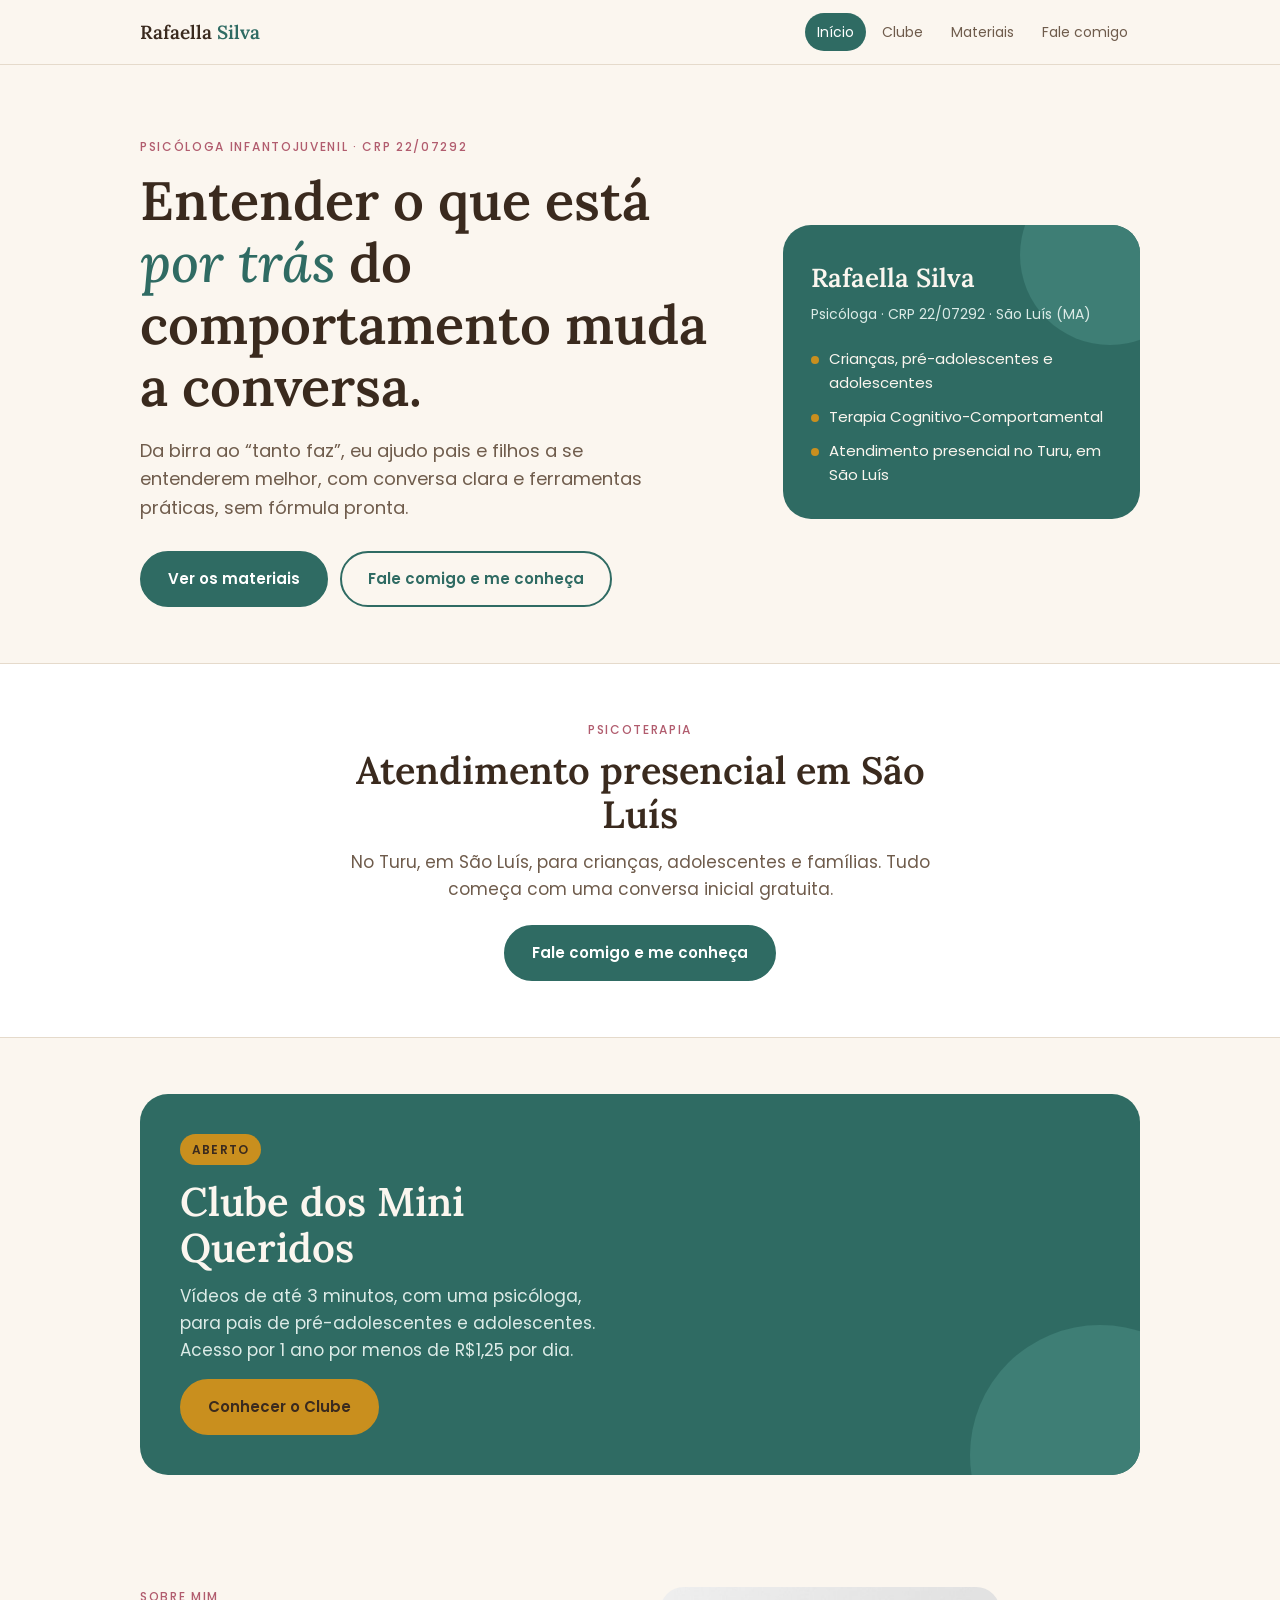
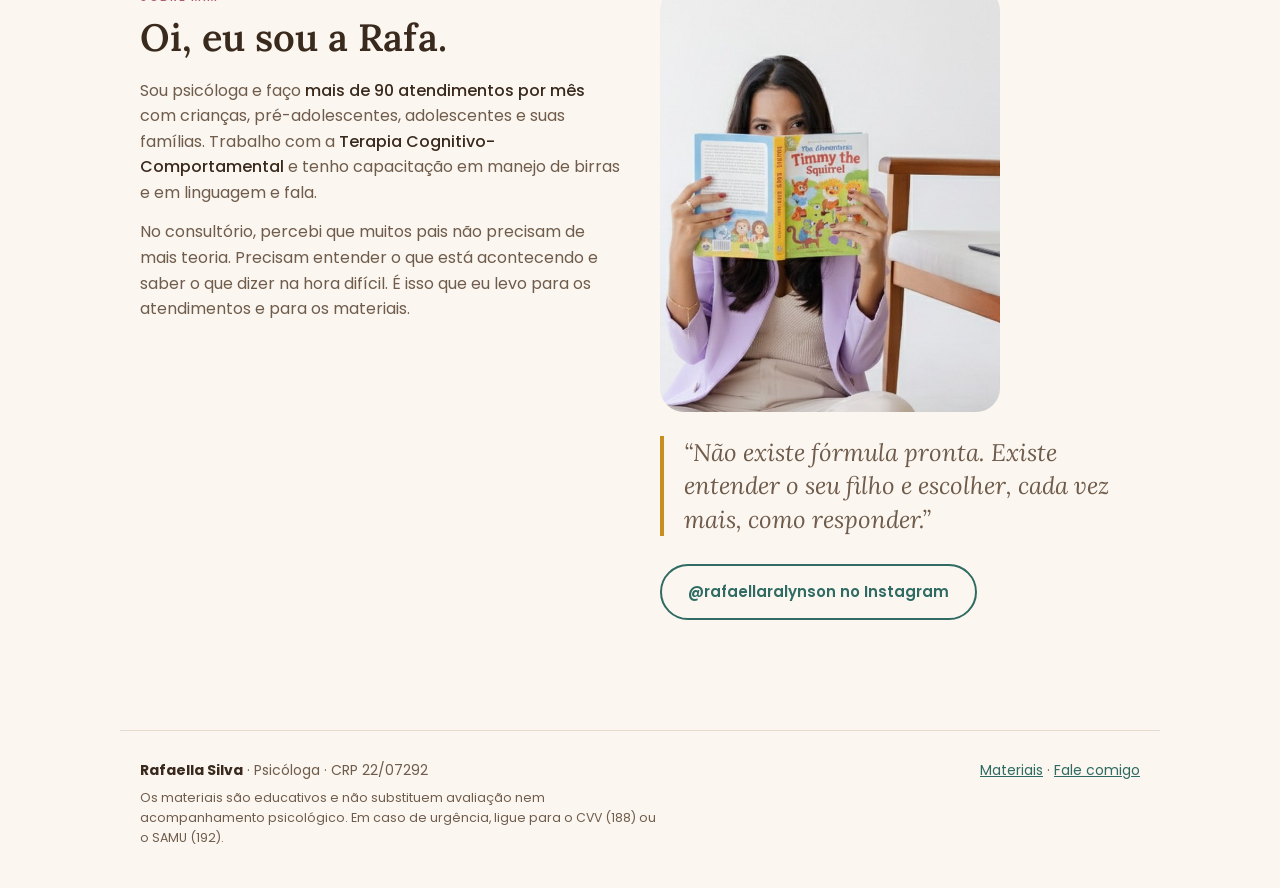
<file: index.html>
<!DOCTYPE html>
<html lang="pt-BR">
<head>
<meta charset="utf-8">
<meta name="viewport" content="width=device-width, initial-scale=1">
<title>Rafaella Silva · Psicóloga infantojuvenil</title>
<meta name="description" content="Rafaella Silva, psicóloga infantojuvenil (CRP 22/07292). Atendimento presencial em São Luís (MA) e materiais para pais.">
<link rel="stylesheet" href="style.css">
</head>
<body>
<header><div class="wrap">
  <a class="logo" href="index.html">Rafaella <span>Silva</span></a>
  <nav><a class="on" href="index.html">Início</a><a href="clube.html">Clube</a><a href="produtos.html">Materiais</a><a href="fale-comigo.html">Fale comigo</a></nav>
</div></header>

<section class="hero"><div class="wrap grid">
  <div>
    <div class="k">Psicóloga infantojuvenil · CRP 22/07292</div>
    <h1>Entender o que está <em>por trás</em> do comportamento muda a conversa.</h1>
    <p class="sub">Da birra ao “tanto faz”, eu ajudo pais e filhos a se entenderem melhor, com conversa clara e ferramentas práticas, sem fórmula pronta.</p>
    <div class="ctas">
      <a class="btn" href="produtos.html">Ver os materiais</a>
      <a class="btn ghost" href="fale-comigo.html">Fale comigo e me conheça</a>
    </div>
  </div>
  <div class="badge-card">
    <div class="name">Rafaella Silva</div>
    <div class="role">Psicóloga · CRP 22/07292 · São Luís (MA)</div>
    <ul>
      <li>Crianças, pré-adolescentes e adolescentes</li>
      <li>Terapia Cognitivo-Comportamental</li>
      <li>Atendimento presencial no Turu, em São Luís</li>
    </ul>
  </div>
</div></section>

<section class="block alt"><div class="wrap" style="text-align:center">
  <div class="head" style="margin:0 auto 22px"><div class="k">Psicoterapia</div><h2>Atendimento presencial em São Luís</h2>
  <p>No Turu, em São Luís, para crianças, adolescentes e famílias. Tudo começa com uma conversa inicial gratuita.</p></div>
  <a class="btn" href="fale-comigo.html">Fale comigo e me conheça</a>
</div></section>

<section class="block" id="clube"><div class="wrap">
  <div class="clube">
    <div>
      <span class="tag" style="background:var(--mustard);color:var(--ink)">Aberto</span>
      <h2>Clube dos Mini Queridos</h2>
      <p>Vídeos de até 3 minutos, com uma psicóloga, para pais de pré-adolescentes e adolescentes. Acesso por 1 ano por menos de R$1,25 por dia.</p>
      <p style="margin-top:14px"><a class="btn rose" href="clube.html">Conhecer o Clube</a></p>
    </div>
  </div>
</div></section>

<section class="block"><div class="wrap about">
  <div>
    <div class="k">Sobre mim</div>
    <h2 style="font-size:clamp(28px,4vw,38px);margin:10px 0 18px">Oi, eu sou a Rafa.</h2>
    <p>Sou psicóloga e faço <b>mais de 90 atendimentos por mês</b> com crianças, pré-adolescentes, adolescentes e suas famílias. Trabalho com a <b>Terapia Cognitivo-Comportamental</b> e tenho capacitação em manejo de birras e em linguagem e fala.</p>
    <p>No consultório, percebi que muitos pais não precisam de mais teoria. Precisam entender o que está acontecendo e saber o que dizer na hora difícil. É isso que eu levo para os atendimentos e para os materiais.</p>
  </div>
  <div>
    <img src="img/rafa.jpg" alt="Rafaella Silva, psicóloga" style="border-radius:24px;aspect-ratio:4/5;object-fit:cover;width:100%;max-width:340px;margin-bottom:24px">
    <p class="quote">“Não existe fórmula pronta. Existe entender o seu filho e escolher, cada vez mais, como responder.”</p>
    <p style="margin-top:28px"><a class="btn ghost" href="https://www.instagram.com/rafaellaralynson/" target="_blank" rel="noopener">@rafaellaralynson no Instagram</a></p>
  </div>
</div></section>

<footer><div class="wrap">
  <div><b style="color:var(--ink)">Rafaella Silva</b> · Psicóloga · CRP 22/07292<div class="disc">Os materiais são educativos e não substituem avaliação nem acompanhamento psicológico. Em caso de urgência, ligue para o CVV (188) ou o SAMU (192).</div></div>
  <div><a href="produtos.html">Materiais</a> · <a href="fale-comigo.html">Fale comigo</a></div>
</div></footer>
</body>
</html>
</file>
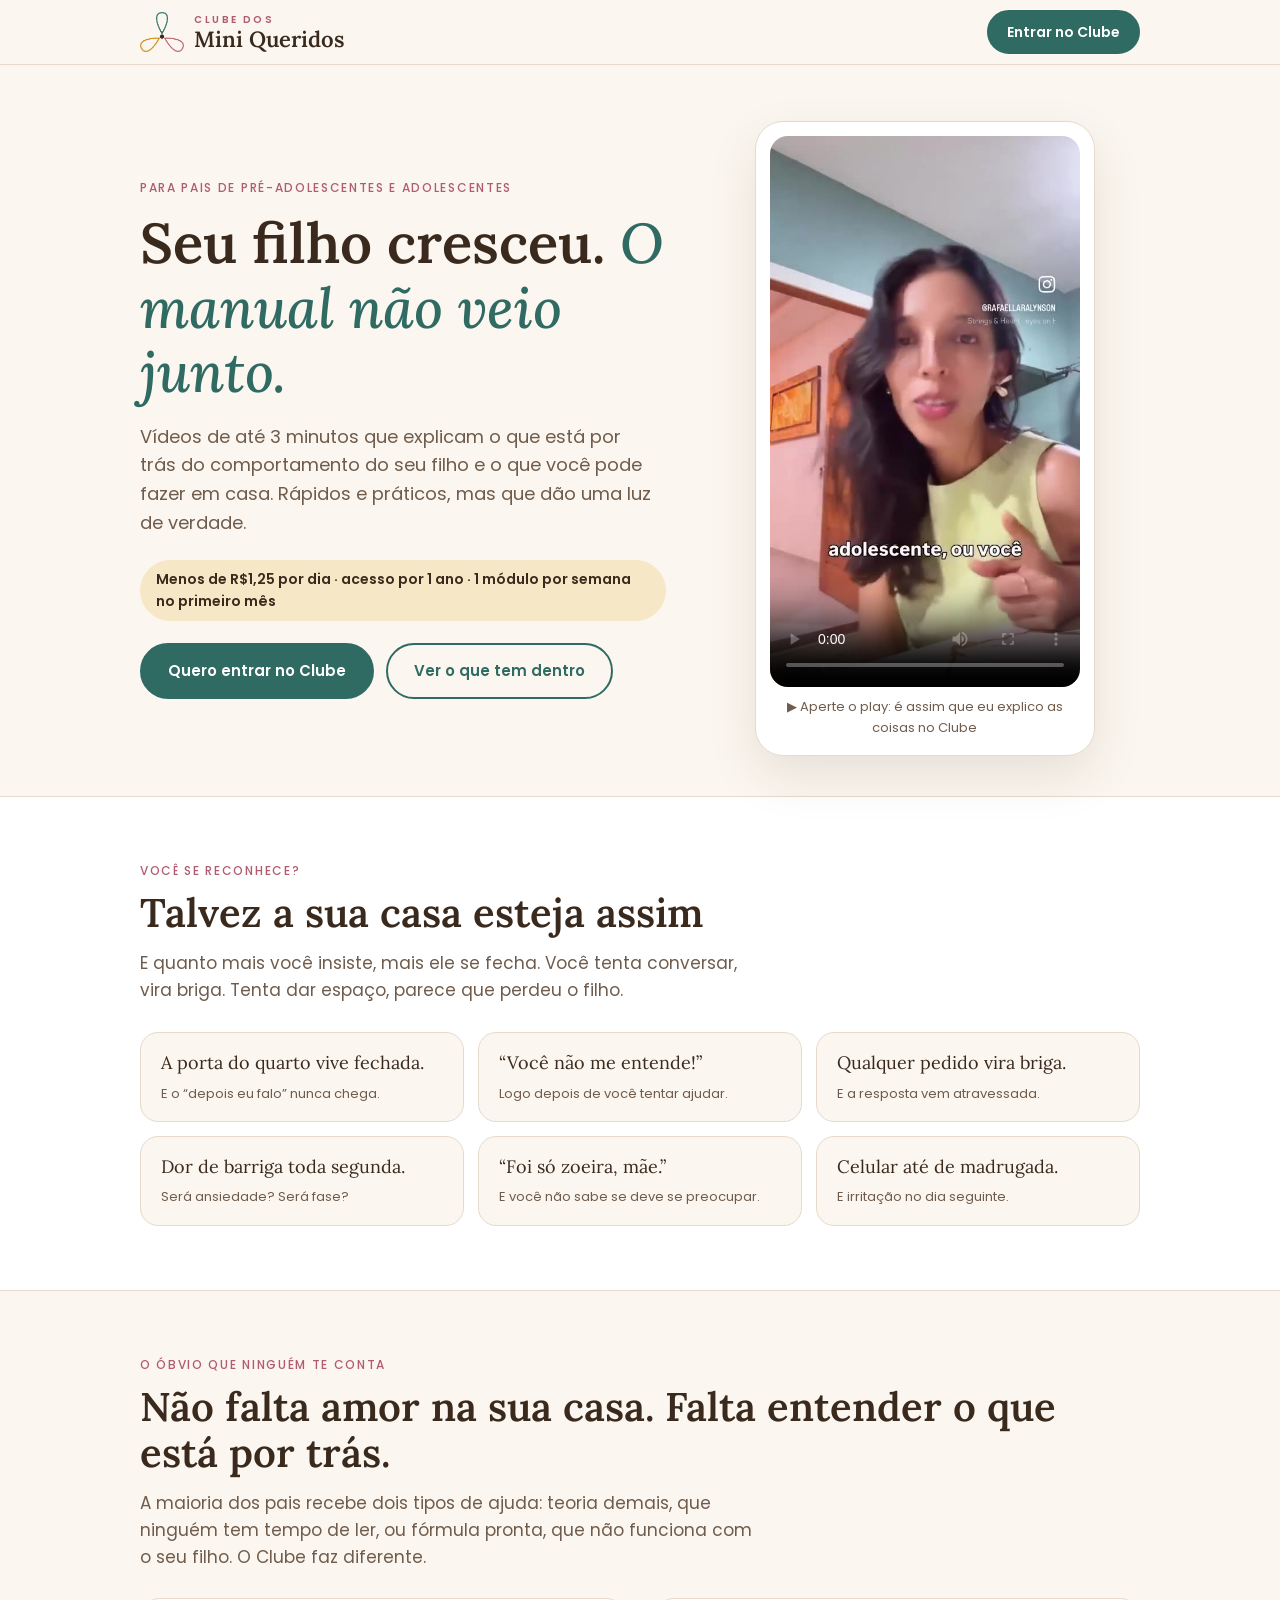
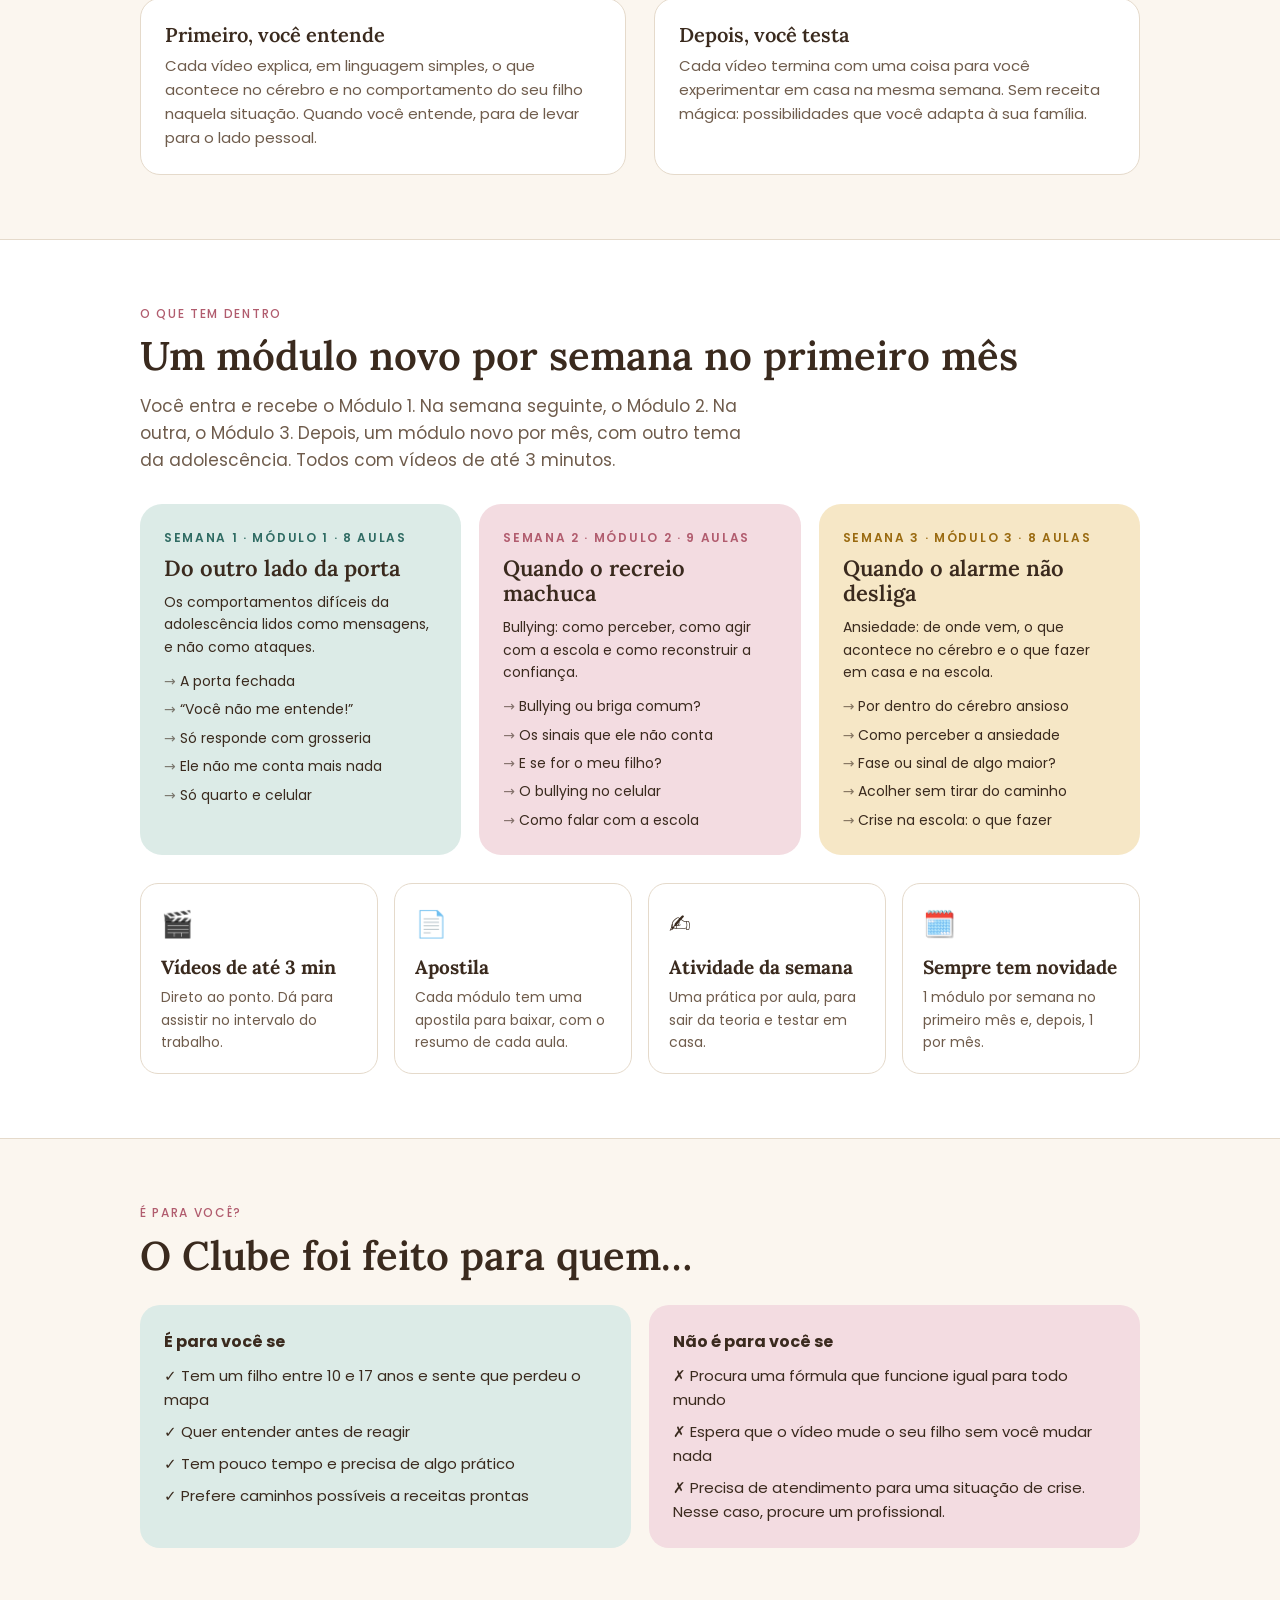
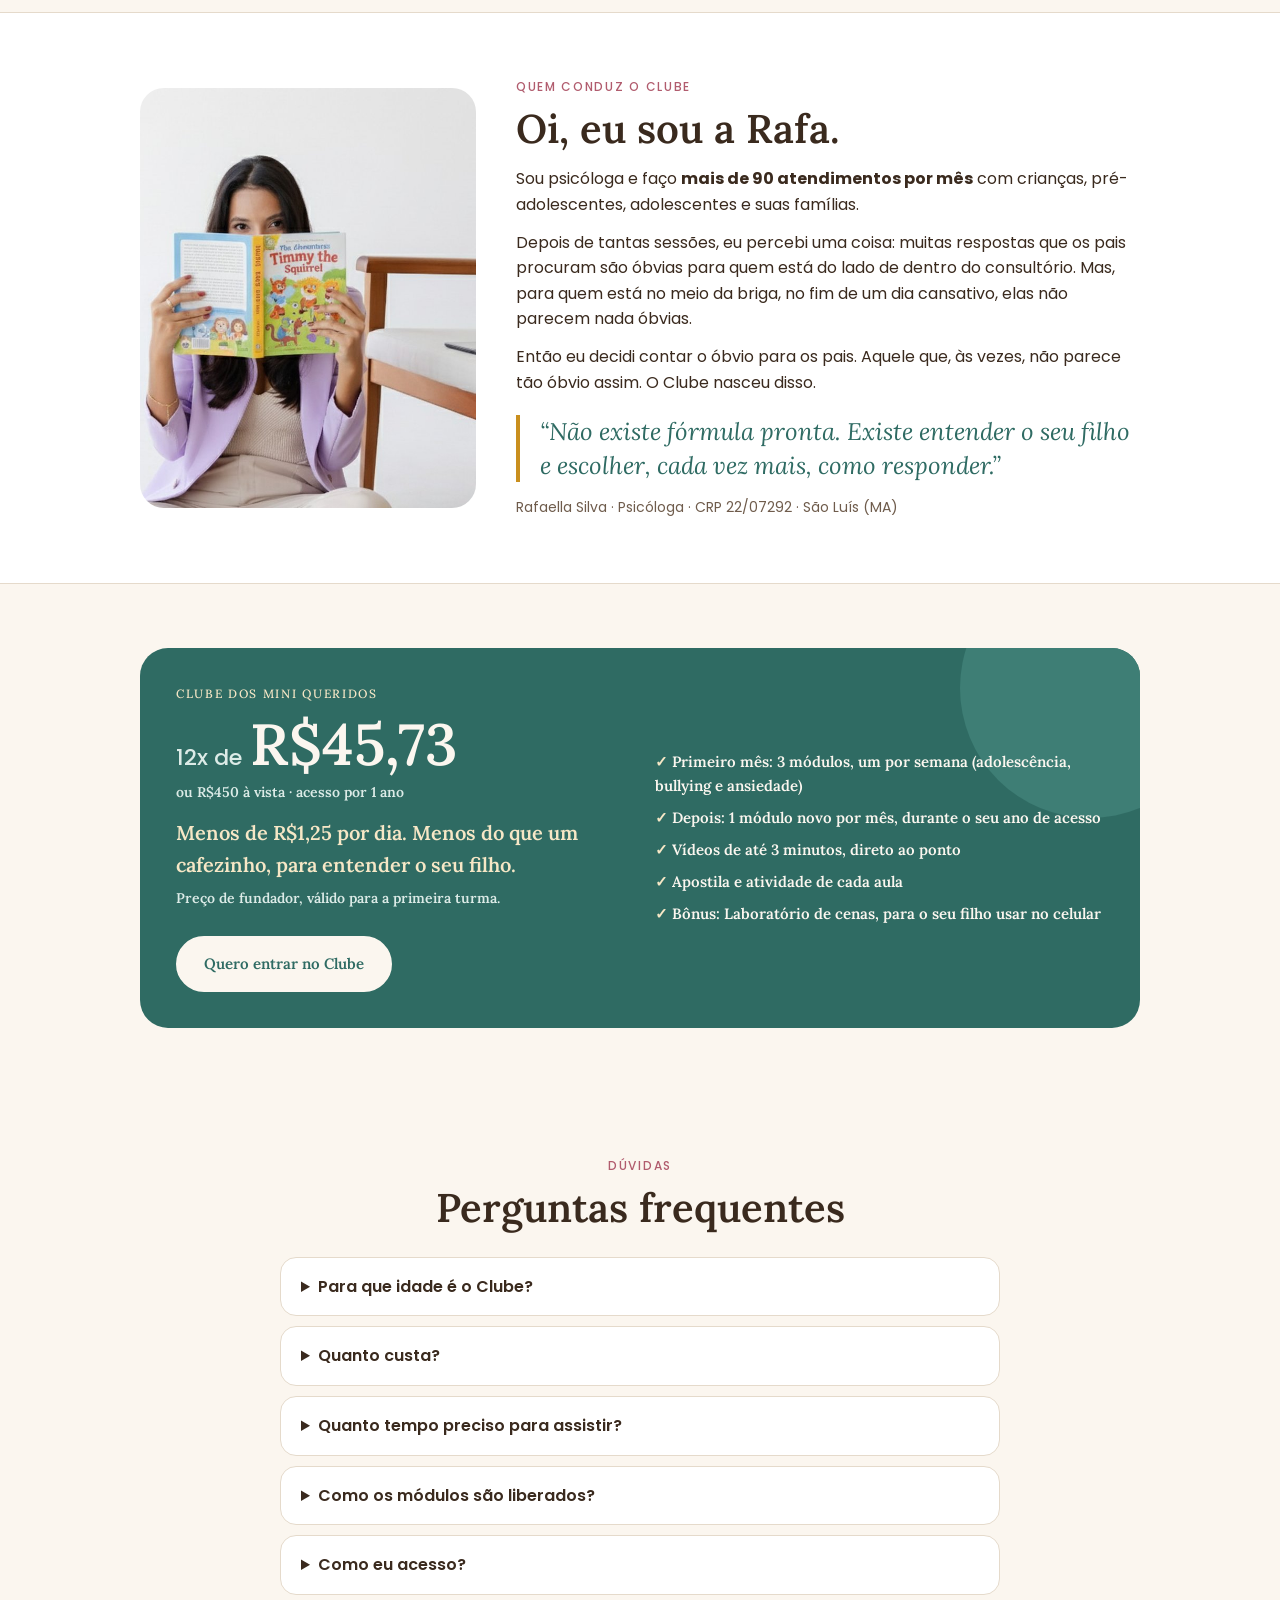
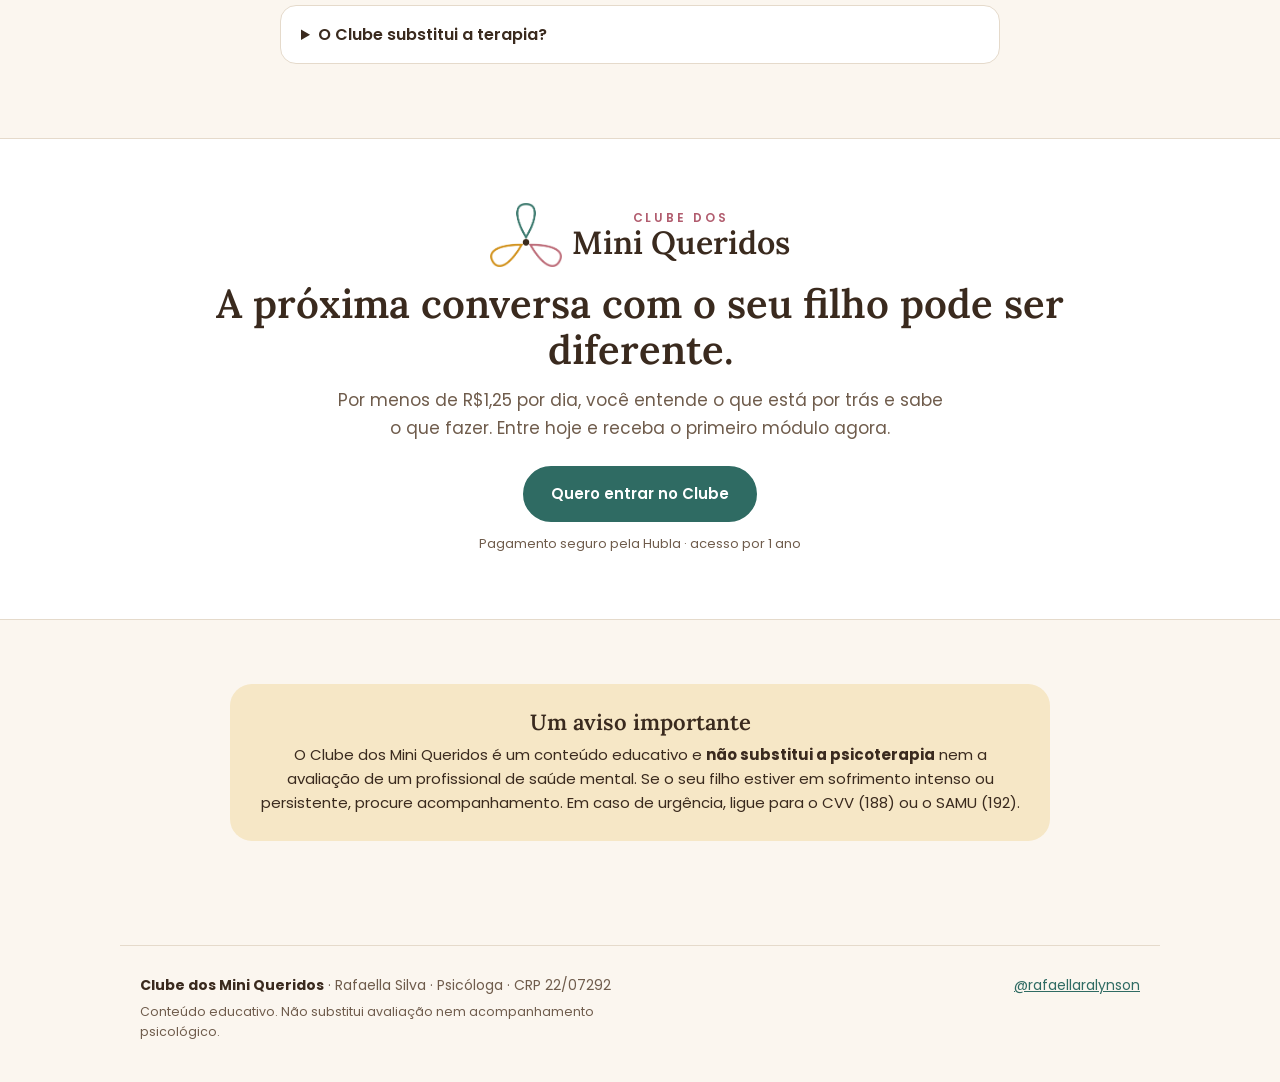
<file: clube.html>
<!DOCTYPE html>
<html lang="pt-BR">
<head>
<meta charset="utf-8">
<meta name="viewport" content="width=device-width, initial-scale=1">
<title>Clube dos Mini Queridos</title>
<meta name="description" content="Vídeos de até 3 minutos, com uma psicóloga, para pais de pré-adolescentes e adolescentes. Acesso por 1 ano em 12x de R$45,73: menos de R$1,25 por dia.">
<meta property="og:title" content="Clube dos Mini Queridos">
<meta property="og:description" content="Seu filho cresceu. O manual não veio junto. Menos de R$1,25 por dia.">
<meta property="og:image" content="img/clube-poster.jpg">
<link rel="icon" href="img/logo-mini-queridos.png">
<link rel="stylesheet" href="style.css">
<style>
.c-hero{padding:56px 0 40px}
.c-hero .grid{display:grid;grid-template-columns:1.1fr .9fr;gap:44px;align-items:center}
.c-hero h1{font-size:clamp(34px,5.4vw,56px);margin:14px 0 18px}
.c-hero h1 em{color:var(--green);font-style:italic;font-weight:500}
.c-hero .sub{font-size:18px;color:var(--soft);max-width:520px}
.date{display:inline-flex;align-items:center;gap:8px;background:var(--mustard-soft);color:var(--ink);font-weight:600;font-size:14px;padding:8px 16px;border-radius:999px;margin-top:22px}
.video-card{background:var(--card);border:1px solid var(--line);border-radius:28px;padding:14px;box-shadow:0 20px 50px rgba(58,42,30,.10);max-width:340px;margin:0 auto}
.video-card video{width:100%;border-radius:18px;display:block;background:#000;aspect-ratio:9/16;object-fit:cover}
.video-card p{font-size:13px;color:var(--soft);text-align:center;margin:10px 4px 2px}
.sec{padding:64px 0}
.sec.alt{background:#fff;border-top:1px solid var(--line);border-bottom:1px solid var(--line)}
.sec h2{font-size:clamp(28px,4vw,40px);margin:10px 0 14px}
.sec .lead{color:var(--soft);font-size:17px;max-width:620px}
.pains{display:grid;grid-template-columns:repeat(3,1fr);gap:14px;margin-top:28px}
.pain{background:var(--bg);border:1px solid var(--line);border-radius:18px;padding:18px 20px;font-family:Lora,serif;font-size:18px;line-height:1.35}
.pain span{display:block;font-family:Poppins,sans-serif;font-size:13px;color:var(--soft);margin-top:8px;line-height:1.5}
.mods{display:grid;grid-template-columns:repeat(3,1fr);gap:18px;margin-top:30px}
.mod{border-radius:22px;padding:24px;color:var(--ink)}
.mod .n{font-size:12px;letter-spacing:.14em;text-transform:uppercase;font-weight:600}
.mod h3{font-size:22px;margin:8px 0 10px}
.mod ul{list-style:none;display:grid;gap:6px;font-size:14px;margin-top:12px}
.mod li:before{content:"→ ";opacity:.6}
.how{display:grid;grid-template-columns:repeat(4,1fr);gap:16px;margin-top:28px}
.how div{background:var(--card);border:1px solid var(--line);border-radius:18px;padding:20px}
.how b{display:block;font-family:Lora,serif;font-size:19px;margin:6px 0 4px}
.how p{font-size:14px;color:var(--soft)}
.how .ic{font-size:26px}
.about-c{display:grid;grid-template-columns:.7fr 1.3fr;gap:40px;align-items:center}
.about-c img{border-radius:24px;aspect-ratio:4/5;object-fit:cover;width:100%}
.price{background:var(--green);color:#FBF6EF;border-radius:28px;padding:36px;display:grid;grid-template-columns:1fr 1fr;gap:30px;align-items:center;position:relative;overflow:hidden}
.price:before{content:"";position:absolute;width:260px;height:260px;border-radius:50%;background:#3E7E75;right:-80px;top:-90px}
.price *{position:relative}
.price .big{font-family:Lora,serif;font-size:58px;font-weight:600;line-height:1;white-space:nowrap;display:flex;align-items:baseline}
.price .big small{font-size:20px;font-weight:500;color:#F6E7C6;margin-right:6px}
.price ul{list-style:none;display:grid;gap:8px;font-size:15px}
.price li:before{content:"✓  ";color:var(--mustard-soft)}
.price .old{color:#DCEBE7;font-size:14px;margin-top:8px}
.form-card{background:var(--card);border:1px solid var(--line);border-radius:26px;padding:30px;max-width:560px;margin:28px auto 0;text-align:left}
.form-card label.t{display:block;font-size:14px;font-weight:500;margin:14px 0 6px}
.form-card input[type=text],.form-card input[type=email],.form-card input[type=tel],.form-card select{width:100%;padding:13px 14px;border:1px solid var(--line);border-radius:12px;font:inherit;background:var(--bg)}
.form-card .consent{display:flex;gap:10px;align-items:flex-start;font-size:13px;color:var(--soft);margin:16px 0}
.form-card .btn{width:100%}
.faq{max-width:720px;margin:26px auto 0}
.faq details{background:var(--card);border:1px solid var(--line);border-radius:16px;padding:16px 20px;margin-bottom:10px}
.faq summary{cursor:pointer;font-weight:600;font-size:16px}
.faq p{color:var(--soft);margin-top:10px;font-size:15px}
.hidden{display:none}
.clogo{height:46px;width:auto;display:block}
header .clogo{height:40px}
.hero-logo{height:64px;margin-bottom:14px}
.respaldo{background:var(--mustard-soft);border-radius:22px;padding:26px 28px;max-width:820px;margin:0 auto;text-align:center}
.respaldo h3{font-size:22px;margin-bottom:8px}
.respaldo p{color:var(--ink);font-size:15px}
.inst{font-size:13px;color:var(--soft);margin-top:12px}
.sr{position:absolute;left:-9999px}
@media (max-width:860px){
  .c-hero .grid,.about-c,.price{grid-template-columns:1fr}
  .pains,.mods{grid-template-columns:1fr}
  .how{grid-template-columns:1fr 1fr}
}
@media (max-width:520px){ header nav{display:none}  .how{grid-template-columns:1fr} nav a{padding:8px 8px;font-size:13px} }

.brand{display:flex;align-items:center;gap:10px;text-decoration:none}.brand img{height:40px;width:auto}.brand.big img{height:64px}
.wordmark{display:flex;flex-direction:column;line-height:1;text-decoration:none}
.wordmark small{font-family:Poppins,sans-serif;font-size:10px;letter-spacing:.24em;color:var(--rose);font-weight:600}
.wordmark b{font-family:Lora,serif;font-size:22px;color:var(--ink);font-weight:600;margin-top:3px}
.wordmark.big small{font-size:12px}.wordmark.big b{font-size:32px}
.obvio{display:grid;grid-template-columns:1fr 1fr;gap:28px;margin-top:26px}
.obvio div{background:var(--card);border:1px solid var(--line);border-radius:20px;padding:24px}
.obvio h3{font-size:20px;margin-bottom:8px}
.obvio p{color:var(--soft);font-size:15px}
.fit{display:grid;grid-template-columns:1fr 1fr;gap:18px;margin-top:26px}
.fit div{border-radius:20px;padding:24px}
.fit ul{list-style:none;display:grid;gap:8px;font-size:15px;margin-top:10px}
.price .big small.per{font-size:22px;color:#DCEBE7;margin:0 0 0 4px}
.guar{display:flex;gap:14px;align-items:center;background:rgba(255,255,255,.1);border-radius:16px;padding:12px 16px;margin-top:18px;font-size:14px;color:#FBF6EF}
.guar span{font-size:26px}
@media (max-width:860px){.obvio,.fit{grid-template-columns:1fr}}
</style>
</head>
<body>
<header><div class="wrap">
  <a href="#" class="brand"><img src="img/logo-mini-queridos.png" alt=""><span class="wordmark"><small>CLUBE DOS</small><b>Mini Queridos</b></span></a>
  <nav><a class="btn" href="https://pay.hub.la/96qPTTPTfT1SNiDzxaO6" target="_blank" rel="noopener" style="padding:9px 18px;font-size:14px;color:#fff">Entrar no Clube</a></nav>
</div></header>

<section class="c-hero"><div class="wrap grid">
  <div>
    <div class="k">Para pais de pré-adolescentes e adolescentes</div>
    <h1>Seu filho cresceu. <em>O manual não veio junto.</em></h1>
    <p class="sub">Vídeos de até 3 minutos que explicam o que está por trás do comportamento do seu filho e o que você pode fazer em casa. Rápidos e práticos, mas que dão uma luz de verdade.</p>
    <div class="date">Menos de R$1,25 por dia · acesso por 1 ano · 1 módulo por semana no primeiro mês</div>
    <div class="ctas" style="display:flex;gap:12px;flex-wrap:wrap;margin-top:22px">
      <a class="btn" href="https://pay.hub.la/96qPTTPTfT1SNiDzxaO6" target="_blank" rel="noopener">Quero entrar no Clube</a>
      <a class="btn ghost" href="#dentro">Ver o que tem dentro</a>
    </div>
  </div>
  <div class="video-card">
    <video controls playsinline preload="metadata" poster="img/clube-poster.jpg">
      <source src="img/clube-video.mp4" type="video/mp4">
    </video>
    <p>▶ Aperte o play: é assim que eu explico as coisas no Clube</p>
  </div>
</div></section>

<section class="sec alt"><div class="wrap">
  <div class="k">Você se reconhece?</div>
  <h2>Talvez a sua casa esteja assim</h2>
  <p class="lead">E quanto mais você insiste, mais ele se fecha. Você tenta conversar, vira briga. Tenta dar espaço, parece que perdeu o filho.</p>
  <div class="pains">
    <div class="pain">A porta do quarto vive fechada.<span>E o “depois eu falo” nunca chega.</span></div>
    <div class="pain">“Você não me entende!”<span>Logo depois de você tentar ajudar.</span></div>
    <div class="pain">Qualquer pedido vira briga.<span>E a resposta vem atravessada.</span></div>
    <div class="pain">Dor de barriga toda segunda.<span>Será ansiedade? Será fase?</span></div>
    <div class="pain">“Foi só zoeira, mãe.”<span>E você não sabe se deve se preocupar.</span></div>
    <div class="pain">Celular até de madrugada.<span>E irritação no dia seguinte.</span></div>
  </div>
</div></section>

<section class="sec"><div class="wrap">
  <div class="k">O óbvio que ninguém te conta</div>
  <h2>Não falta amor na sua casa. Falta entender o que está por trás.</h2>
  <p class="lead">A maioria dos pais recebe dois tipos de ajuda: teoria demais, que ninguém tem tempo de ler, ou fórmula pronta, que não funciona com o seu filho. O Clube faz diferente.</p>
  <div class="obvio">
    <div><h3>Primeiro, você entende</h3><p>Cada vídeo explica, em linguagem simples, o que acontece no cérebro e no comportamento do seu filho naquela situação. Quando você entende, para de levar para o lado pessoal.</p></div>
    <div><h3>Depois, você testa</h3><p>Cada vídeo termina com uma coisa para você experimentar em casa na mesma semana. Sem receita mágica: possibilidades que você adapta à sua família.</p></div>
  </div>
</div></section>

<section class="sec alt" id="dentro"><div class="wrap">
  <div class="k">O que tem dentro</div>
  <h2>Um módulo novo por semana no primeiro mês</h2>
  <p class="lead">Você entra e recebe o Módulo 1. Na semana seguinte, o Módulo 2. Na outra, o Módulo 3. Depois, um módulo novo por mês, com outro tema da adolescência. Todos com vídeos de até 3 minutos.</p>
  <div class="mods">
    <div class="mod" style="background:var(--green-soft)">
      <div class="n" style="color:var(--green)">Semana 1 · Módulo 1 · 8 aulas</div>
      <h3>Do outro lado da porta</h3>
      <p style="font-size:14px">Os comportamentos difíceis da adolescência lidos como mensagens, e não como ataques.</p>
      <ul><li>A porta fechada</li><li>“Você não me entende!”</li><li>Só responde com grosseria</li><li>Ele não me conta mais nada</li><li>Só quarto e celular</li></ul>
    </div>
    <div class="mod" style="background:var(--rose-soft)">
      <div class="n" style="color:var(--rose)">Semana 2 · Módulo 2 · 9 aulas</div>
      <h3>Quando o recreio machuca</h3>
      <p style="font-size:14px">Bullying: como perceber, como agir com a escola e como reconstruir a confiança.</p>
      <ul><li>Bullying ou briga comum?</li><li>Os sinais que ele não conta</li><li>E se for o meu filho?</li><li>O bullying no celular</li><li>Como falar com a escola</li></ul>
    </div>
    <div class="mod" style="background:var(--mustard-soft)">
      <div class="n" style="color:#9A6A10">Semana 3 · Módulo 3 · 8 aulas</div>
      <h3>Quando o alarme não desliga</h3>
      <p style="font-size:14px">Ansiedade: de onde vem, o que acontece no cérebro e o que fazer em casa e na escola.</p>
      <ul><li>Por dentro do cérebro ansioso</li><li>Como perceber a ansiedade</li><li>Fase ou sinal de algo maior?</li><li>Acolher sem tirar do caminho</li><li>Crise na escola: o que fazer</li></ul>
    </div>
  </div>
  <div class="how">
    <div><span class="ic">🎬</span><b>Vídeos de até 3 min</b><p>Direto ao ponto. Dá para assistir no intervalo do trabalho.</p></div>
    <div><span class="ic">📄</span><b>Apostila</b><p>Cada módulo tem uma apostila para baixar, com o resumo de cada aula.</p></div>
    <div><span class="ic">✍️</span><b>Atividade da semana</b><p>Uma prática por aula, para sair da teoria e testar em casa.</p></div>
    <div><span class="ic">🗓️</span><b>Sempre tem novidade</b><p>1 módulo por semana no primeiro mês e, depois, 1 por mês.</p></div>
  </div>
</div></section>

<section class="sec"><div class="wrap">
  <div class="k">É para você?</div>
  <h2>O Clube foi feito para quem…</h2>
  <div class="fit">
    <div style="background:var(--green-soft)"><b>É para você se</b><ul>
      <li>✓ Tem um filho entre 10 e 17 anos e sente que perdeu o mapa</li>
      <li>✓ Quer entender antes de reagir</li>
      <li>✓ Tem pouco tempo e precisa de algo prático</li>
      <li>✓ Prefere caminhos possíveis a receitas prontas</li></ul></div>
    <div style="background:var(--rose-soft)"><b>Não é para você se</b><ul>
      <li>✗ Procura uma fórmula que funcione igual para todo mundo</li>
      <li>✗ Espera que o vídeo mude o seu filho sem você mudar nada</li>
      <li>✗ Precisa de atendimento para uma situação de crise. Nesse caso, procure um profissional.</li></ul></div>
  </div>
</div></section>

<section class="sec alt"><div class="wrap about-c">
  <img src="img/rafa.jpg" alt="Rafaella Silva, psicóloga">
  <div>
    <div class="k">Quem conduz o Clube</div>
    <h2>Oi, eu sou a Rafa.</h2>
    <p>Sou psicóloga e faço <b>mais de 90 atendimentos por mês</b> com crianças, pré-adolescentes, adolescentes e suas famílias.</p>
    <p style="margin-top:12px">Depois de tantas sessões, eu percebi uma coisa: muitas respostas que os pais procuram são óbvias para quem está do lado de dentro do consultório. Mas, para quem está no meio da briga, no fim de um dia cansativo, elas não parecem nada óbvias.</p>
    <p style="margin-top:12px">Então eu decidi contar o óbvio para os pais. Aquele que, às vezes, não parece tão óbvio assim. O Clube nasceu disso.</p>
    <p class="quote" style="margin-top:20px">“Não existe fórmula pronta. Existe entender o seu filho e escolher, cada vez mais, como responder.”</p>
    <p style="margin-top:14px;font-size:14px;color:var(--soft)">Rafaella Silva · Psicóloga · CRP 22/07292 · São Luís (MA)</p>
  </div>
</div></section>

<section class="sec" id="preco"><div class="wrap">
  <div class="price">
    <div>
      <div class="k" style="color:var(--mustard-soft)">Clube dos Mini Queridos</div>
      <div class="big" style="margin-top:12px"><small class="per" style="margin:0 8px 0 0">12x de</small>R$45,73</div>
      <p class="old">ou R$450 à vista · acesso por 1 ano</p>
      <p style="margin-top:14px;font-family:Lora,serif;font-size:20px;color:#F6E7C6">Menos de R$1,25 por dia. Menos do que um cafezinho, para entender o seu filho.</p>
      <p class="old" style="margin-top:6px">Preço de fundador, válido para a primeira turma.</p>
      <p style="margin-top:20px"><a class="btn" href="https://pay.hub.la/96qPTTPTfT1SNiDzxaO6" target="_blank" rel="noopener" style="background:#FBF6EF;color:var(--green);border-color:#FBF6EF">Quero entrar no Clube</a></p>
    </div>
    <ul>
      <li>Primeiro mês: 3 módulos, um por semana (adolescência, bullying e ansiedade)</li>
      <li>Depois: 1 módulo novo por mês, durante o seu ano de acesso</li>
      <li>Vídeos de até 3 minutos, direto ao ponto</li>
      <li>Apostila e atividade de cada aula</li>
      <li>Bônus: Laboratório de cenas, para o seu filho usar no celular</li>
    </ul>
  </div>
</div></section>

<section class="sec"><div class="wrap">
  <div style="text-align:center"><div class="k">Dúvidas</div><h2>Perguntas frequentes</h2></div>
  <div class="faq">
    <details><summary>Para que idade é o Clube?</summary><p>Para pais e responsáveis de pré-adolescentes e adolescentes, principalmente na faixa dos 10 aos 17 anos.</p></details>
    <details><summary>Quanto custa?</summary><p>O acesso de 1 ano custa R$450 à vista ou 12x de R$45,73 no cartão, pela Hubla. Isso dá menos de R$1,25 por dia. Esse é o preço de fundador, válido para a primeira turma.</p></details>
    <details><summary>Quanto tempo preciso para assistir?</summary><p>Os vídeos têm até 3 minutos. Dá para assistir um por dia, no seu ritmo, pelo celular ou pelo computador.</p></details>
    <details><summary>Como os módulos são liberados?</summary><p>No primeiro mês, você recebe um módulo por semana: o Módulo 1 logo na entrada, o 2 na semana seguinte e o 3 na outra. Depois disso, um módulo novo por mês, durante o seu ano de acesso. Assim dá tempo de assistir com calma e colocar em prática.</p></details>
    <details><summary>Como eu acesso?</summary><p>Logo depois da compra, você recebe por e-mail o acesso à plataforma.</p></details>
    <details><summary>O Clube substitui a terapia?</summary><p>Não. O conteúdo é educativo. Quando houver sofrimento intenso ou persistente, a orientação é buscar avaliação com um profissional.</p></details>
  </div>
</div></section>

<section class="sec alt" id="comprar"><div class="wrap" style="text-align:center">
  <div style="display:flex;justify-content:center;margin-bottom:14px"><span class="brand big"><img src="img/logo-mini-queridos.png" alt=""><span class="wordmark big"><small>CLUBE DOS</small><b>Mini Queridos</b></span></span></div>
  <h2>A próxima conversa com o seu filho pode ser diferente.</h2>
  <p class="lead" style="margin:0 auto 24px">Por menos de R$1,25 por dia, você entende o que está por trás e sabe o que fazer. Entre hoje e receba o primeiro módulo agora.</p>
  <a class="btn" href="https://pay.hub.la/96qPTTPTfT1SNiDzxaO6" target="_blank" rel="noopener">Quero entrar no Clube</a>
  <p class="inst">Pagamento seguro pela Hubla · acesso por 1 ano</p>
</div></section>

<section class="sec"><div class="wrap"><div class="respaldo">
  <h3>Um aviso importante</h3>
  <p>O Clube dos Mini Queridos é um conteúdo educativo e <b>não substitui a psicoterapia</b> nem a avaliação de um profissional de saúde mental. Se o seu filho estiver em sofrimento intenso ou persistente, procure acompanhamento. Em caso de urgência, ligue para o CVV (188) ou o SAMU (192).</p>
</div></div></section>

<footer><div class="wrap">
  <div><b style="color:var(--ink)">Clube dos Mini Queridos</b> · Rafaella Silva · Psicóloga · CRP 22/07292<div class="disc">Conteúdo educativo. Não substitui avaliação nem acompanhamento psicológico.</div></div>
  <div><a href="https://www.instagram.com/rafaellaralynson/" target="_blank" rel="noopener">@rafaellaralynson</a></div>
</div></footer>
</body>
</html>
</file>
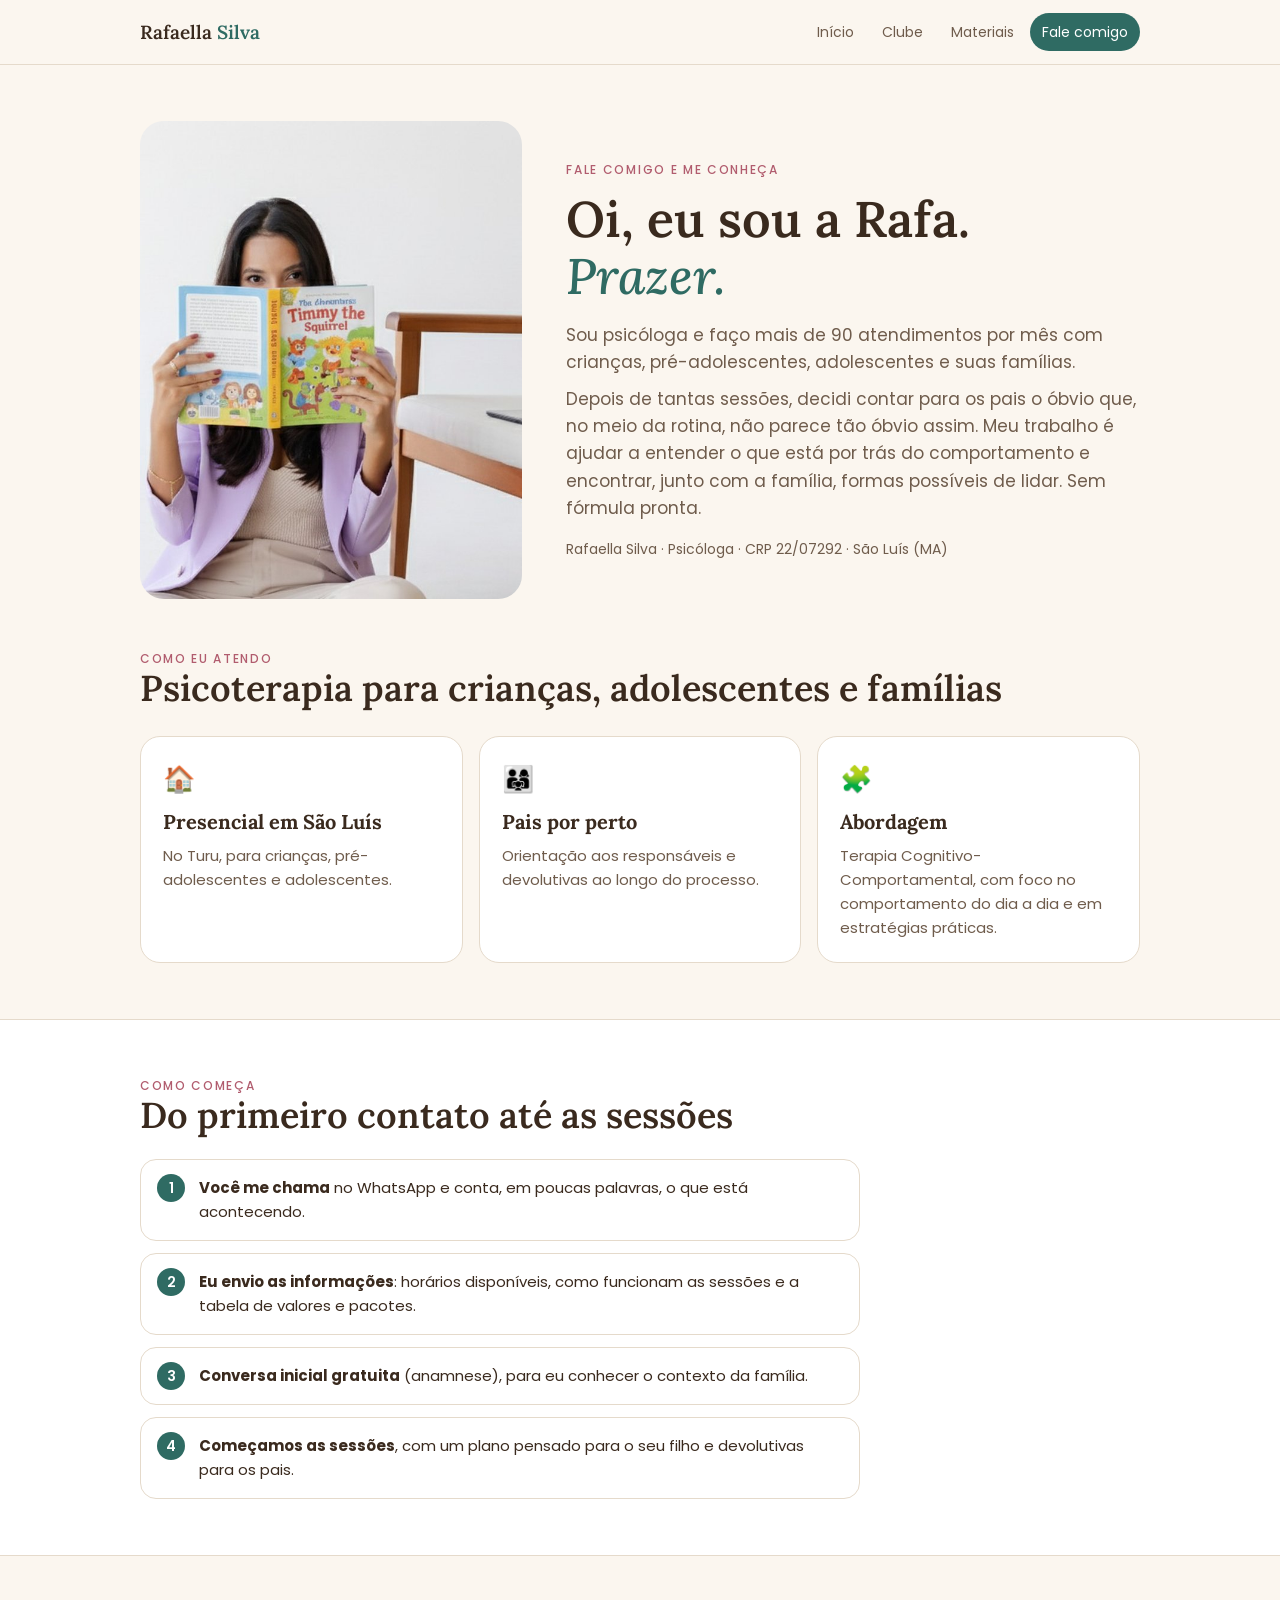
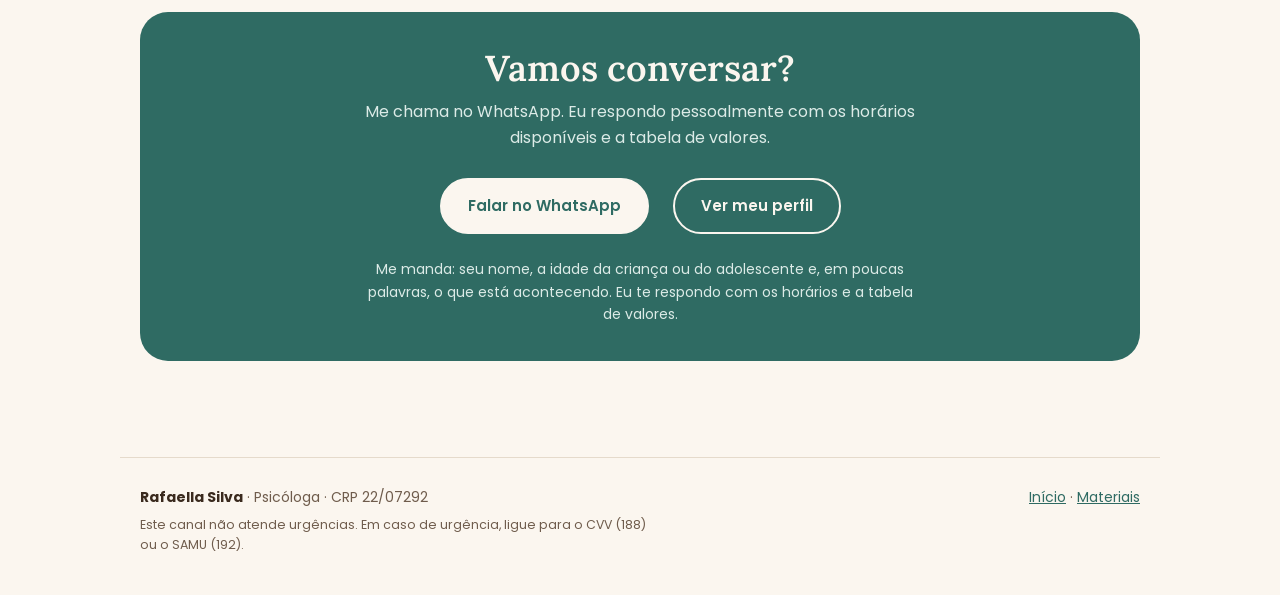
<file: fale-comigo.html>
<!DOCTYPE html>
<html lang="pt-BR">
<head>
<meta charset="utf-8">
<meta name="viewport" content="width=device-width, initial-scale=1">
<title>Fale comigo · Rafaella Silva</title>
<meta name="description" content="Conheça o trabalho da psicóloga Rafaella Silva (CRP 22/07292): atendimento presencial no Turu, em São Luís (MA).">
<link rel="stylesheet" href="style.css">
<style>
.fc-hero{padding:56px 0 30px}
.fc-grid{display:grid;grid-template-columns:.8fr 1.2fr;gap:44px;align-items:center}
.fc-grid img{border-radius:24px;aspect-ratio:4/5;object-fit:cover;width:100%}
.fc-hero h1{font-size:clamp(32px,5vw,50px);margin:12px 0 16px}
.fc-hero h1 em{color:var(--green);font-style:italic;font-weight:500}
.fc-hero p{color:var(--soft);font-size:17px;margin-top:10px}
.cards3{display:grid;grid-template-columns:repeat(3,1fr);gap:16px;margin-top:26px}
.cards3 div{background:var(--card);border:1px solid var(--line);border-radius:20px;padding:22px}
.cards3 b{display:block;font-family:Lora,serif;font-size:20px;margin:6px 0 6px}
.cards3 p{color:var(--soft);font-size:15px}
.steps{list-style:none;display:grid;gap:12px;margin-top:22px;counter-reset:s;max-width:720px}
.steps li{background:var(--card);border:1px solid var(--line);border-radius:16px;padding:16px 18px 16px 58px;position:relative;font-size:15px}
.steps li:before{counter-increment:s;content:counter(s);position:absolute;left:16px;top:14px;width:28px;height:28px;border-radius:50%;background:var(--green);color:#fff;display:grid;place-items:center;font-weight:600;font-size:14px}
.contact{background:var(--green);color:#FBF6EF;border-radius:28px;padding:36px;text-align:center}
.contact h2{color:#FBF6EF}
.contact p{color:#DCEBE7;max-width:560px;margin:10px auto 22px}
.contact .btn{background:#FBF6EF;color:var(--green);border-color:#FBF6EF;margin:6px}
.contact .btn.ghost{background:transparent;color:#FBF6EF;border-color:#FBF6EF}
.fc-form{max-width:640px;margin:0 auto;text-align:left;background:#fff;color:var(--ink);border-radius:22px;padding:26px}
.fc-form label{display:block;font-size:14px;font-weight:500;margin-bottom:12px}
.fc-form input:not([type=checkbox]),.fc-form select,.fc-form textarea{display:block;width:100%;margin-top:6px;padding:11px 12px;border:1px solid var(--line);border-radius:12px;font:inherit;font-weight:400;background:var(--bg);color:var(--ink)}
.fc-form .g2{display:grid;grid-template-columns:1fr 1fr;gap:0 14px}
.fc-form fieldset{border:0;margin:4px 0 12px;padding:0}
.fc-form legend{font-size:14px;font-weight:500;margin-bottom:6px}
.fc-form .chk{display:flex;flex-wrap:wrap;gap:8px}
.fc-form .chk label{display:inline-flex;gap:6px;align-items:center;font-weight:400;background:var(--bg);border:1px solid var(--line);border-radius:999px;padding:6px 12px;margin:0}
.fc-form .cons{display:flex;gap:10px;align-items:flex-start;font-weight:400;font-size:13px;color:var(--soft)}
.fc-form .btn{width:100%;background:var(--green)!important;color:#fff!important;border-color:var(--green)!important;margin:6px 0 0!important}
.fc-form .msg{color:var(--rose);font-size:14px;margin:10px 0 0;text-align:center}
.fc-form .ok{text-align:center;font-size:17px;color:var(--green);margin:10px 0}
.fc-form .hp{display:none}
@media (max-width:620px){.fc-form .g2{grid-template-columns:1fr}.fc-form{padding:20px}}
.sec{padding:56px 0}
.sec h2{font-size:clamp(26px,3.6vw,36px)}
@media (max-width:820px){.fc-grid,.cards3{grid-template-columns:1fr}}
</style>
</head>
<body>
<header><div class="wrap">
  <a class="logo" href="index.html">Rafaella <span>Silva</span></a>
  <nav><a href="index.html">Início</a><a href="clube.html">Clube</a><a href="produtos.html">Materiais</a><a class="on" href="fale-comigo.html">Fale comigo</a></nav>
</div></header>

<section class="fc-hero"><div class="wrap fc-grid">
  <img src="img/rafa.jpg" alt="Rafaella Silva, psicóloga">
  <div>
    <div class="k">Fale comigo e me conheça</div>
    <h1>Oi, eu sou a Rafa. <em>Prazer.</em></h1>
    <p>Sou psicóloga e faço mais de 90 atendimentos por mês com crianças, pré-adolescentes, adolescentes e suas famílias.</p>
    <p>Depois de tantas sessões, decidi contar para os pais o óbvio que, no meio da rotina, não parece tão óbvio assim. Meu trabalho é ajudar a entender o que está por trás do comportamento e encontrar, junto com a família, formas possíveis de lidar. Sem fórmula pronta.</p>
    <p style="font-size:14px;margin-top:16px">Rafaella Silva · Psicóloga · CRP 22/07292 · São Luís (MA)</p>
  </div>
</div></section>

<section class="sec" style="padding-top:20px"><div class="wrap">
  <div class="k">Como eu atendo</div>
  <h2>Psicoterapia para crianças, adolescentes e famílias</h2>
  <div class="cards3">
    <div><span style="font-size:26px">🏠</span><b>Presencial em São Luís</b><p>No Turu, para crianças, pré-adolescentes e adolescentes.</p></div>
    <div><span style="font-size:26px">👨‍👩‍👧</span><b>Pais por perto</b><p>Orientação aos responsáveis e devolutivas ao longo do processo.</p></div>
    <div><span style="font-size:26px">🧩</span><b>Abordagem</b><p>Terapia Cognitivo-Comportamental, com foco no comportamento do dia a dia e em estratégias práticas.</p></div>
  </div>
</div></section>

<section class="sec alt" style="background:#fff;border-top:1px solid var(--line);border-bottom:1px solid var(--line)"><div class="wrap">
  <div class="k">Como começa</div>
  <h2>Do primeiro contato até as sessões</h2>
  <ol class="steps">
    <li><b>Você me chama</b> no WhatsApp e conta, em poucas palavras, o que está acontecendo.</li>
    <li><b>Eu envio as informações</b>: horários disponíveis, como funcionam as sessões e a tabela de valores e pacotes.</li>
    <li><b>Conversa inicial gratuita</b> (anamnese), para eu conhecer o contexto da família.</li>
    <li><b>Começamos as sessões</b>, com um plano pensado para o seu filho e devolutivas para os pais.</li>
  </ol>
</div></section>

<section class="sec" id="formulario"><div class="wrap">
  <div class="contact">
    <h2>Vamos conversar?</h2>
    <p>Me chama no WhatsApp. Eu respondo pessoalmente com os horários disponíveis e a tabela de valores.</p>
    <div style="display:flex;gap:12px;justify-content:center;flex-wrap:wrap">
      <a class="btn" href="https://wa.me/5598986010580?text=Ol%C3%A1%2C%20Rafaella%21%20Vim%20pelo%20site%20e%20gostaria%20de%20saber%20sobre%20o%20atendimento." target="_blank" rel="noopener">Falar no WhatsApp</a>
      <a class="btn ghost" href="https://www.instagram.com/rafaellaralynson/" target="_blank" rel="noopener">Ver meu perfil</a>
    </div>
    <p style="margin:18px auto 0;font-size:14px;color:#DCEBE7">Me manda: seu nome, a idade da criança ou do adolescente e, em poucas palavras, o que está acontecendo. Eu te respondo com os horários e a tabela de valores.</p>
  </div>
</div></section>


<footer><div class="wrap">
  <div><b style="color:var(--ink)">Rafaella Silva</b> · Psicóloga · CRP 22/07292<div class="disc">Este canal não atende urgências. Em caso de urgência, ligue para o CVV (188) ou o SAMU (192).</div></div>
  <div><a href="index.html">Início</a> · <a href="produtos.html">Materiais</a></div>
</div></footer>
</body>
</html>
</file>
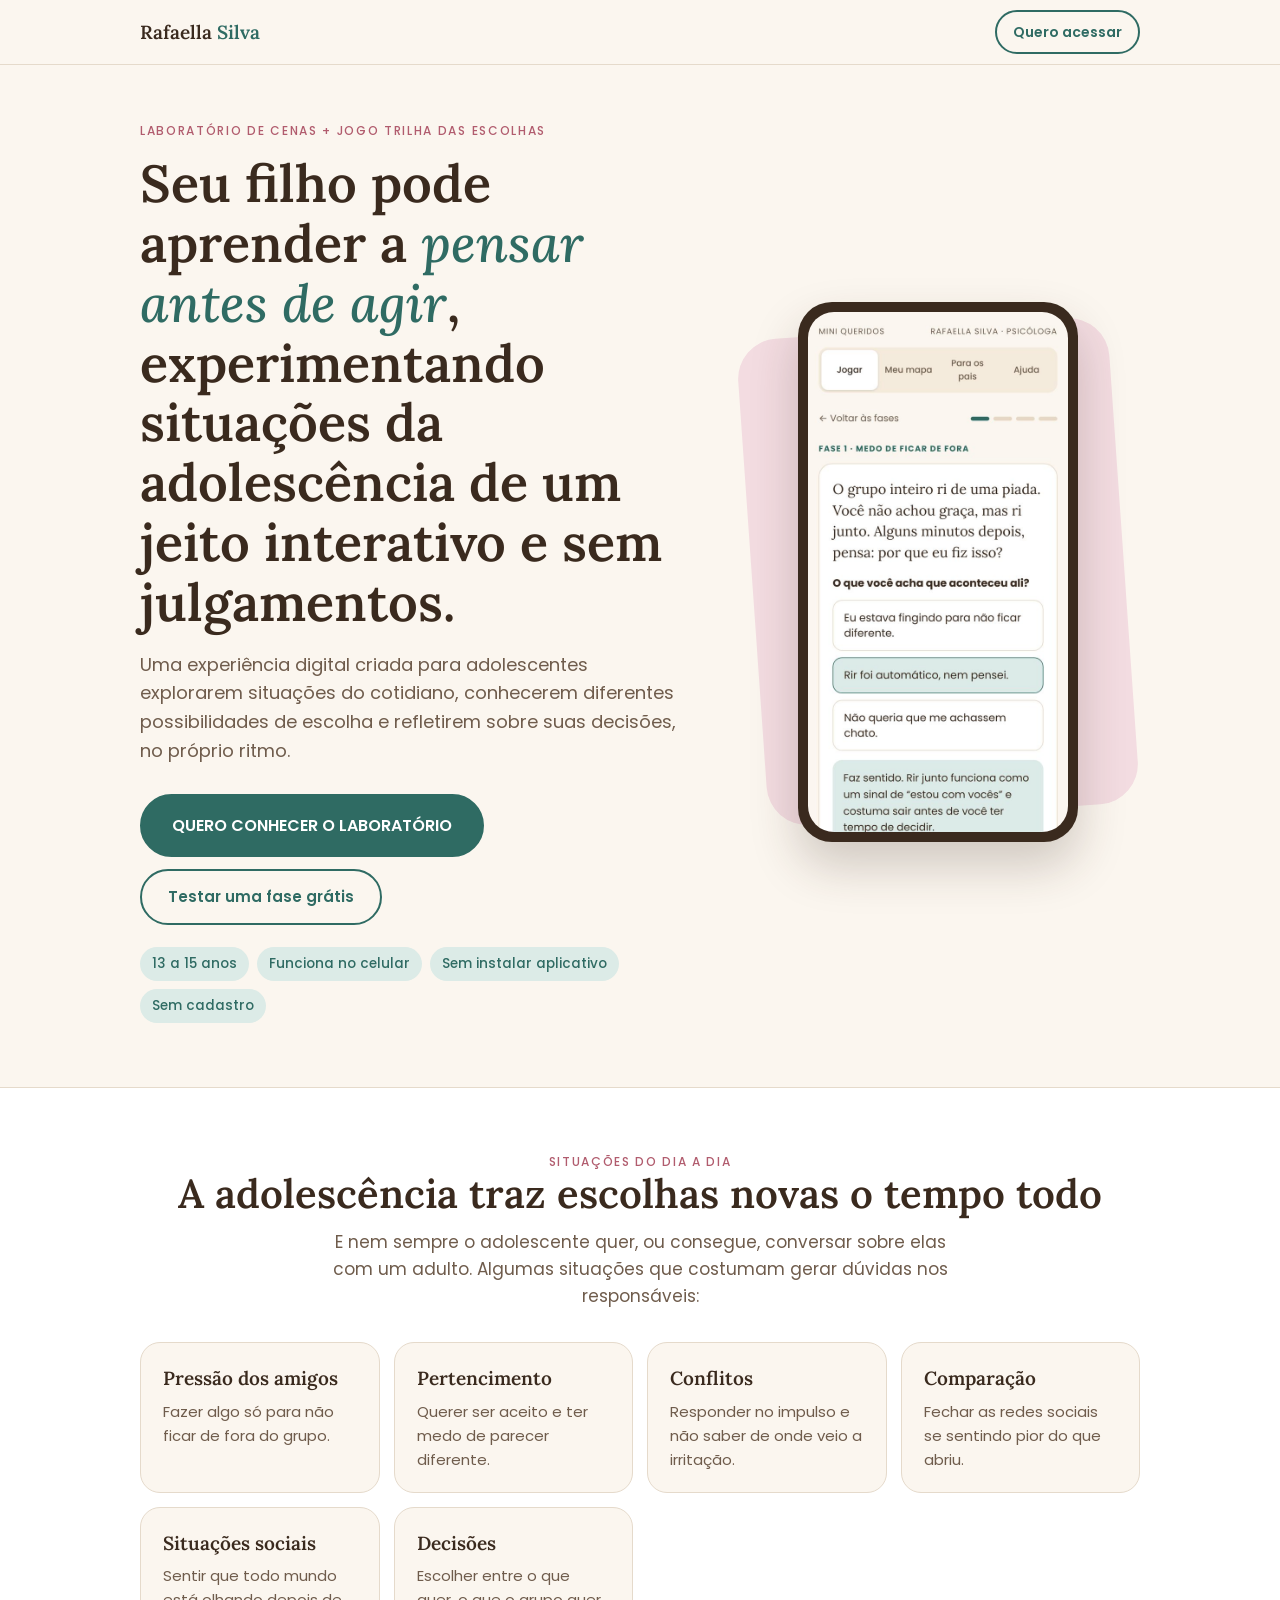
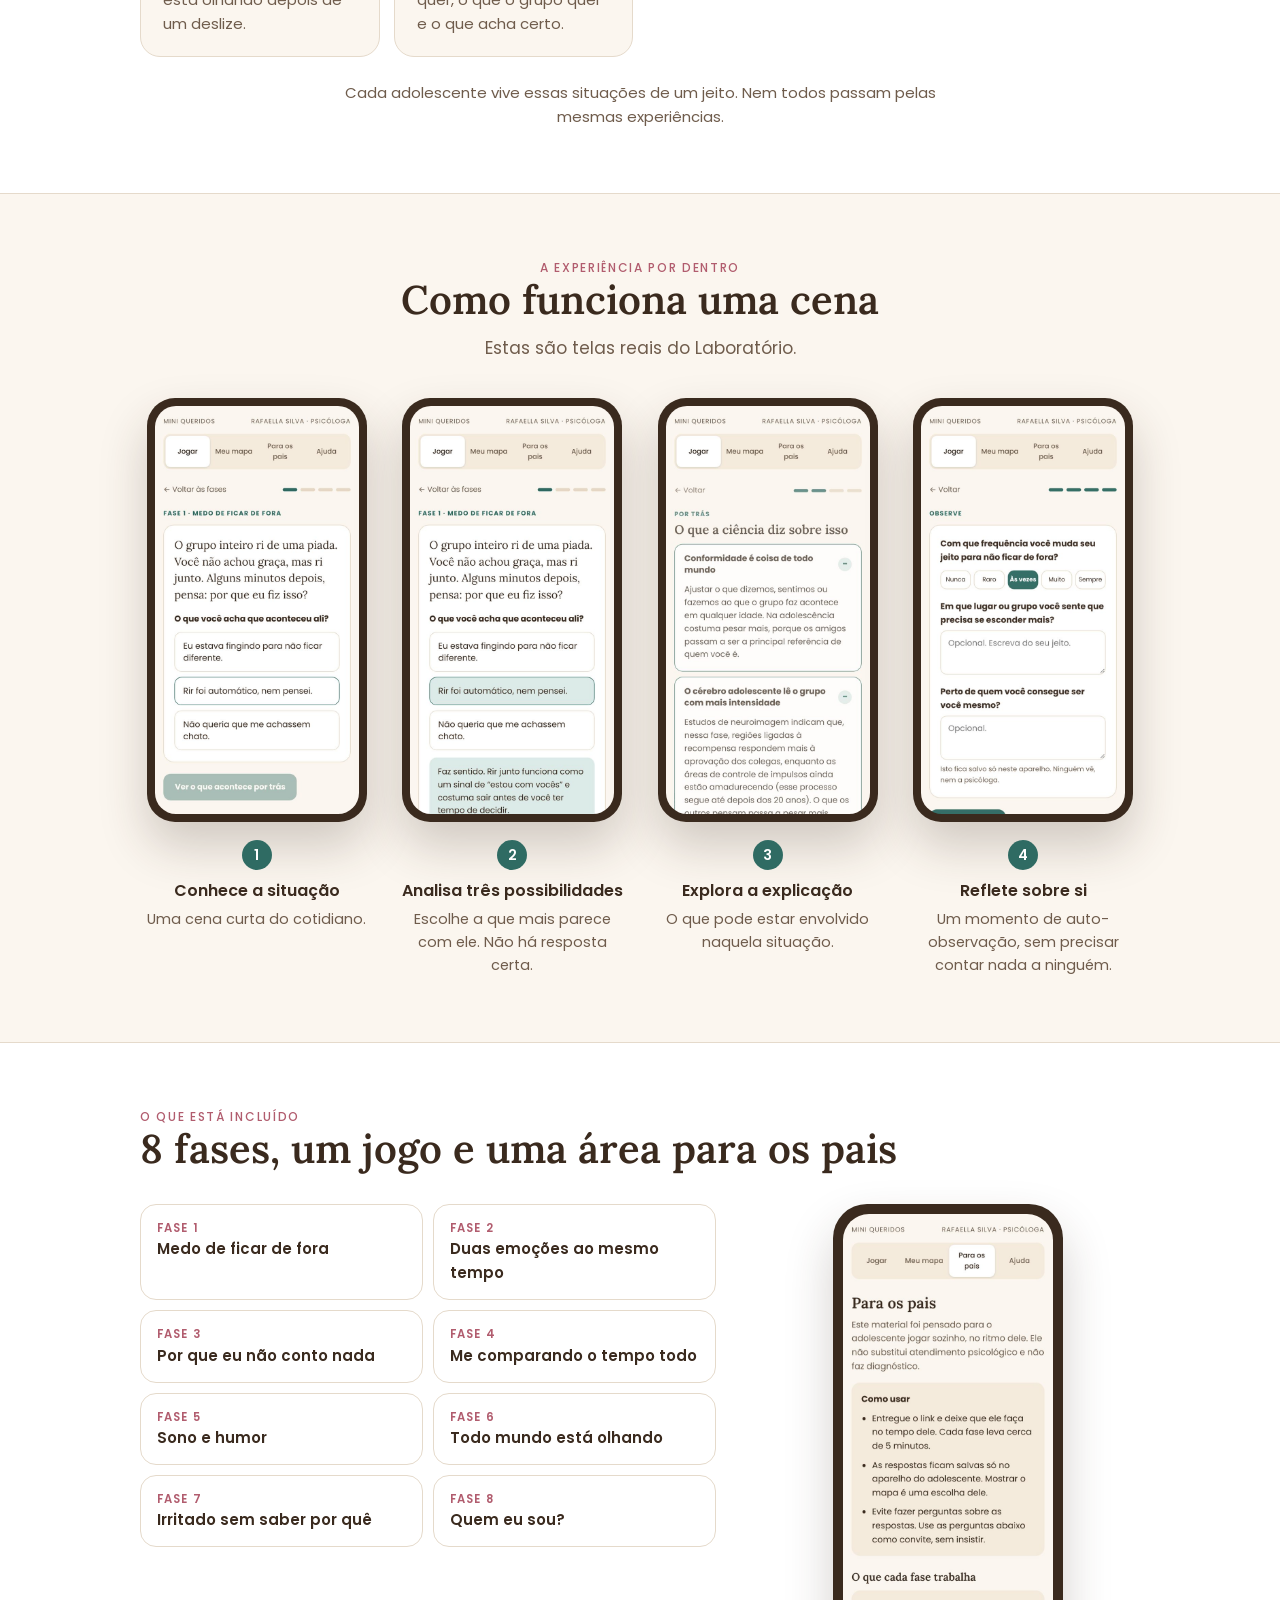
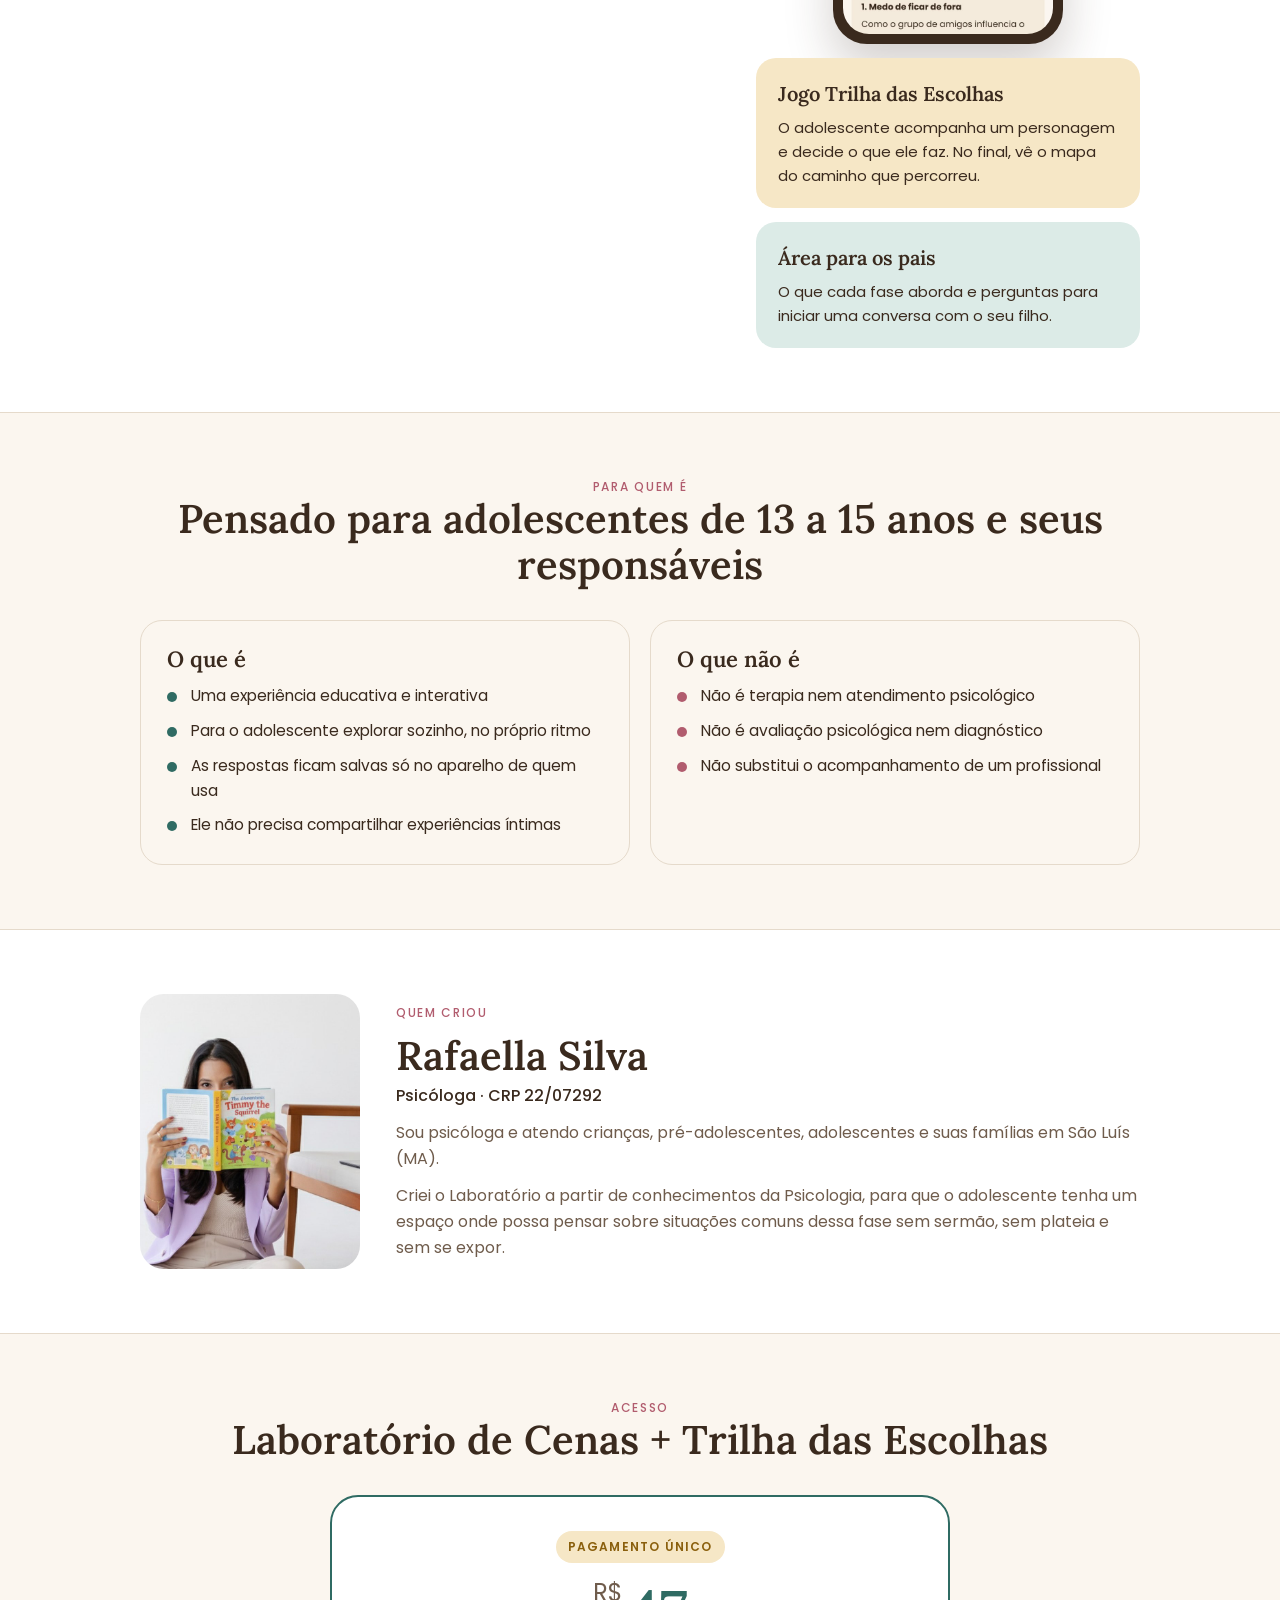
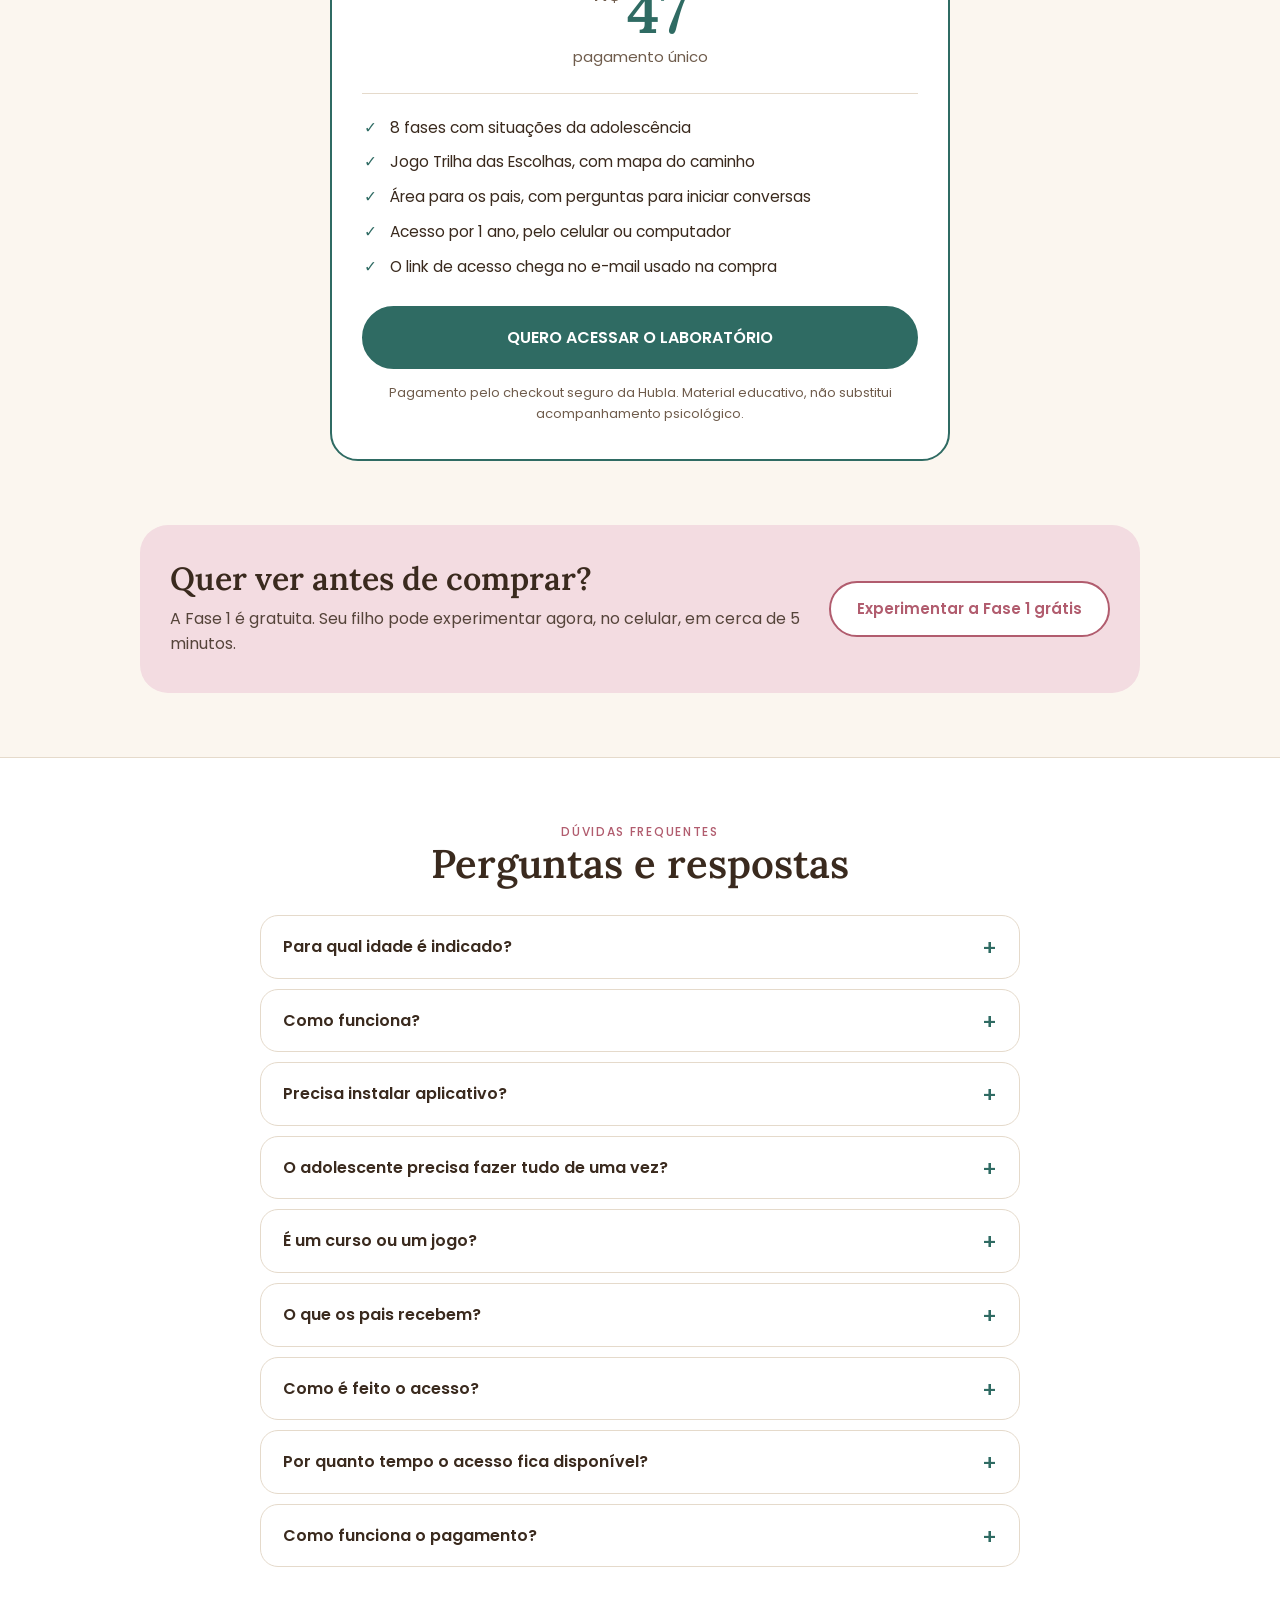
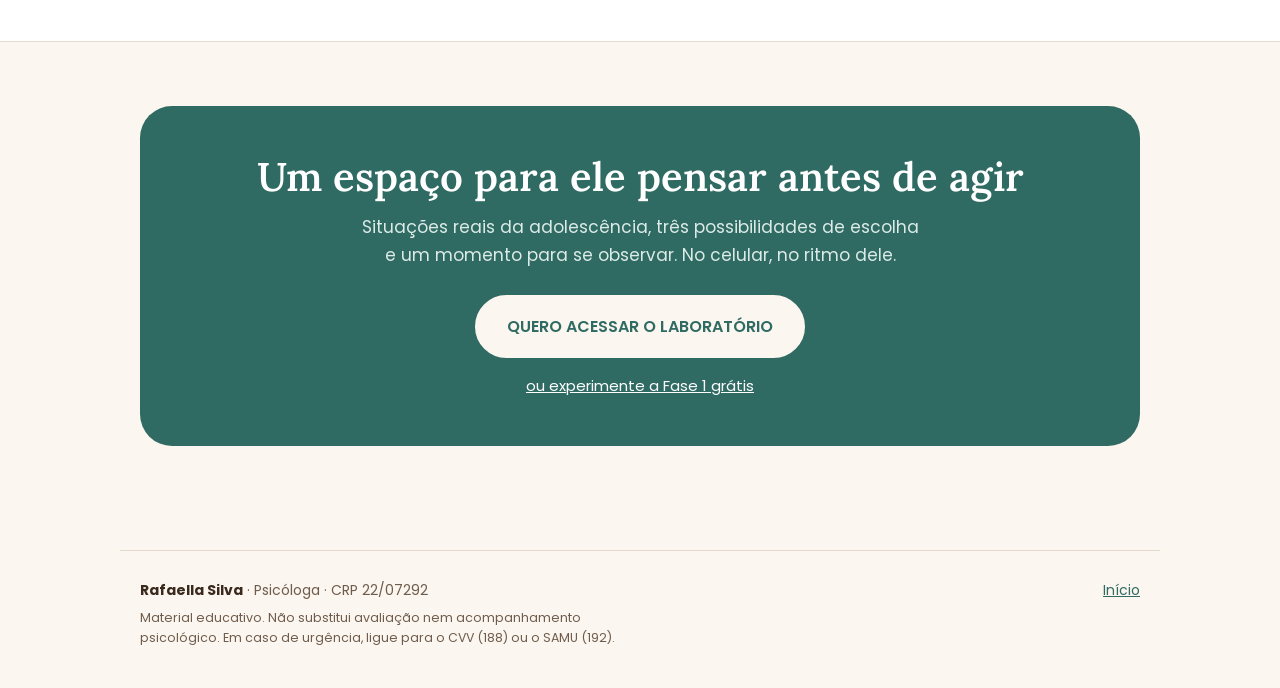
<file: laboratorio.html>
<!DOCTYPE html>
<html lang="pt-BR">
<head>
<meta charset="utf-8">
<meta name="viewport" content="width=device-width, initial-scale=1">
<title>Laboratório de Cenas · Rafaella Silva</title>
<meta name="description" content="Uma experiência digital para adolescentes de 13 a 15 anos explorarem situações do cotidiano e refletirem sobre suas escolhas, no próprio ritmo. Por Rafaella Silva, psicóloga (CRP 22/07292).">
<meta property="og:title" content="Laboratório de Cenas + jogo Trilha das Escolhas">
<meta property="og:description" content="Situações da adolescência para o seu filho explorar no celular, no próprio ritmo e sem julgamentos.">
<meta property="og:image" content="img/lab-cena.jpg">
<link rel="stylesheet" href="style.css">
<style>
.lp section{padding:64px 0}
.lp .alt{background:#fff;border-top:1px solid var(--line);border-bottom:1px solid var(--line)}
.lp h2{font-size:clamp(28px,4.4vw,40px)}
.lp .lead{color:var(--soft);font-size:17px;margin-top:12px;max-width:620px}
.center{text-align:center}.center .lead{margin-left:auto;margin-right:auto}

/* header simples */
.lp-top .wrap{display:flex!important;flex-direction:row!important;align-items:center;justify-content:space-between;height:64px!important;padding-top:0!important;padding-bottom:0!important}
.lp-top a.mini{font-size:14px;font-weight:600;text-decoration:none;padding:9px 16px;border-radius:999px;border:2px solid var(--green)}

/* hero */
.hero2{padding:56px 0 64px!important}
.hero2 .grid{display:grid;grid-template-columns:1.15fr .85fr;gap:48px;align-items:center}
.hero2 h1{font-size:clamp(32px,5vw,52px);margin:14px 0 18px;text-wrap:balance}
.hero2 h1 em{color:var(--green);font-style:italic;font-weight:500}
.hero2 .sub{font-size:18px;color:var(--soft);max-width:560px}
.ctas{display:flex;gap:12px;flex-wrap:wrap;margin-top:28px}
.facts{display:flex;flex-wrap:wrap;gap:8px;margin-top:22px;list-style:none}
.facts li{font-size:13.5px;background:var(--green-soft);color:var(--green);padding:6px 12px;border-radius:999px;font-weight:500}
.btn.big{font-size:16px;padding:17px 30px}

/* telas */
.phone{width:100%;max-width:280px;margin:0 auto;border-radius:34px;padding:10px;background:var(--ink);box-shadow:0 24px 48px rgba(58,42,30,.22)}
.phone img{border-radius:26px;width:100%;aspect-ratio:1/2;object-fit:cover;object-position:top}
.hero2 .stage{position:relative;padding:20px 0}
.hero2 .stage:before{content:"";position:absolute;inset:8% 4%;background:var(--rose-soft);border-radius:40px;transform:rotate(-4deg)}
.hero2 .phone{position:relative}

/* identificação */
.sit{display:grid;grid-template-columns:repeat(auto-fit,minmax(220px,1fr));gap:14px;margin-top:32px}
.sit div{background:var(--bg);border:1px solid var(--line);border-radius:20px;padding:20px 22px}
.sit b{display:block;font-family:Lora,serif;font-size:19px;font-weight:600;margin-bottom:6px}
.sit p{font-size:15px;color:var(--soft)}

/* como funciona */
.steps{display:grid;grid-template-columns:repeat(4,1fr);gap:22px;margin-top:36px;counter-reset:s}
.steps figure{counter-increment:s}
.steps .phone{max-width:220px;padding:8px;border-radius:28px}
.steps .phone img{border-radius:21px}
.steps figcaption{margin-top:18px;text-align:center}
.steps figcaption:before{content:counter(s);display:inline-grid;place-items:center;width:30px;height:30px;border-radius:50%;background:var(--green);color:#fff;font-weight:600;font-size:14px;margin-bottom:8px}
.steps figcaption b{display:block;font-size:16px;font-weight:600}
.steps figcaption span{display:block;font-size:14.5px;color:var(--soft);margin-top:4px}

/* incluído */
.inc{display:grid;grid-template-columns:1.2fr .8fr;gap:40px;align-items:start;margin-top:32px}
.fases{list-style:none;display:grid;grid-template-columns:1fr 1fr;gap:10px}
.fases li{background:#fff;border:1px solid var(--line);border-radius:16px;padding:14px 16px;font-size:15px}
.fases li small{display:block;font-size:11.5px;letter-spacing:.1em;text-transform:uppercase;color:var(--rose);font-weight:600}
.fases li b{font-weight:600}
.extra{display:grid;gap:14px;margin-top:14px}
.extra div{border-radius:20px;padding:20px 22px}
.extra b{display:block;font-family:Lora,serif;font-size:20px;font-weight:600;margin-bottom:6px}
.extra p{font-size:15px}

/* para quem / quem criou */
.two{display:grid;grid-template-columns:1fr 1fr;gap:20px;margin-top:32px}
.box2{background:var(--bg);border:1px solid var(--line);border-radius:22px;padding:26px}
.box2 h3{font-size:22px;margin-bottom:12px}
.box2 ul{list-style:none;display:grid;gap:10px}
.box2 li{padding-left:24px;position:relative;font-size:15.5px}
.box2 li:before{content:"";position:absolute;left:0;top:8px;width:10px;height:10px;border-radius:50%;background:var(--green)}
.box2.no li:before{background:var(--rose)}
.author{display:grid;grid-template-columns:220px 1fr;gap:36px;align-items:center}
.author img{border-radius:24px;aspect-ratio:4/5;object-fit:cover;width:100%}
.author p{color:var(--soft);margin-top:12px}

/* oferta */
.offer{max-width:620px;margin:32px auto 0;background:#fff;border:2px solid var(--green);border-radius:28px;padding:34px 30px;text-align:center}
.offer .tag{background:var(--mustard-soft);color:#8A5F0C}
.offer .price{white-space:nowrap;font-family:Lora,serif;font-size:60px;font-weight:600;color:var(--green);line-height:1;margin:18px 0 4px}
.offer .price small{display:inline;font-size:24px;vertical-align:top;margin-right:4px}
.offer .once{color:var(--soft);font-size:15px}
.offer ul{list-style:none;text-align:left;display:grid;gap:10px;margin:24px 0 26px;border-top:1px solid var(--line);padding-top:22px}
.offer li{padding-left:28px;position:relative;font-size:15.5px}
.offer li:before{content:"✓";position:absolute;left:2px;top:0;color:var(--green);font-weight:700}
.offer .btn{width:100%}
.offer .fine{font-size:13px;color:var(--soft);margin-top:14px}

/* grátis */
.free{background:var(--rose-soft);border-radius:28px;padding:36px 30px;display:grid;grid-template-columns:1fr auto;gap:24px;align-items:center}
.free h2{font-size:clamp(24px,3.4vw,32px)}
.free p{color:var(--ink);margin-top:8px;opacity:.85}
.btn.rose-ghost{background:#fff;color:var(--rose);border-color:var(--rose)}
.btn.rose-ghost:hover{background:var(--rose);color:#fff}

/* faq */
.faq{max-width:760px;margin:28px auto 0}
.faq details{background:#fff;border:1px solid var(--line);border-radius:18px;margin-bottom:10px}
.faq summary{cursor:pointer;list-style:none;padding:18px 52px 18px 22px;font-weight:600;position:relative}
.faq summary::-webkit-details-marker{display:none}
.faq summary:after{content:"+";position:absolute;right:22px;top:14px;font-size:22px;color:var(--green);font-weight:500}
.faq details[open] summary:after{content:"−"}
.faq details p{padding:0 22px 20px;color:var(--soft);font-size:15.5px}

/* final */
.final{background:var(--green);color:#FBF6EF;text-align:center;border-radius:32px;padding:48px 28px}
.final h2{color:#fff}
.final p{color:#DCEBE7;max-width:560px;margin:14px auto 26px;font-size:17px}
.final .btn{background:#FBF6EF;color:var(--green);border-color:#FBF6EF}
.final .btn:hover{background:#fff}
.final a.sec{display:block;margin-top:16px;color:#fff;font-size:15px}

@media (max-width:860px){
  .hero2 .grid,.inc,.two,.author{grid-template-columns:1fr}
  .hero2 .stage{order:2}
  .steps{grid-template-columns:1fr 1fr;gap:28px 16px}
  .author img{max-width:240px}
  .free{grid-template-columns:1fr}
}
@media (max-width:520px){
  .lp section{padding:48px 0}
  .hero2{padding:32px 0 48px!important}
  .ctas .btn{width:100%}
  .fases{grid-template-columns:1fr}
  .steps .phone{max-width:170px}
  .offer{padding:28px 20px}
  .offer .price{font-size:52px}
}
</style>
</head>
<body class="lp">

<header class="lp-top"><div class="wrap">
  <a class="logo" href="index.html">Rafaella <span>Silva</span></a>
  <a class="mini" href="#oferta">Quero acessar</a>
</div></header>

<!-- 1 · PRIMEIRA IMPRESSÃO -->
<section class="hero2"><div class="wrap grid">
  <div>
    <div class="k">Laboratório de Cenas + jogo Trilha das Escolhas</div>
    <h1>Seu filho pode aprender a <em>pensar antes de agir</em>, experimentando situações da adolescência de um jeito interativo e sem julgamentos.</h1>
    <p class="sub">Uma experiência digital criada para adolescentes explorarem situações do cotidiano, conhecerem diferentes possibilidades de escolha e refletirem sobre suas decisões, no próprio ritmo.</p>
    <div class="ctas">
      <a class="btn big" href="#oferta">QUERO CONHECER O LABORATÓRIO</a>
      <a class="btn ghost" href="laboratorio-gratis.html">Testar uma fase grátis</a>
    </div>
    <ul class="facts"><li>13 a 15 anos</li><li>Funciona no celular</li><li>Sem instalar aplicativo</li><li>Sem cadastro</li></ul>
  </div>
  <div class="stage"><div class="phone"><img src="img/lab-cena.jpg" alt="Tela real do Laboratório: uma cena da adolescência e três possibilidades de escolha" width="600" height="1200"></div></div>
</div></section>

<!-- 2 · IDENTIFICAÇÃO -->
<section class="alt"><div class="wrap center">
  <div class="k">Situações do dia a dia</div>
  <h2>A adolescência traz escolhas novas o tempo todo</h2>
  <p class="lead">E nem sempre o adolescente quer, ou consegue, conversar sobre elas com um adulto. Algumas situações que costumam gerar dúvidas nos responsáveis:</p>
  <div class="sit" style="text-align:left">
    <div><b>Pressão dos amigos</b><p>Fazer algo só para não ficar de fora do grupo.</p></div>
    <div><b>Pertencimento</b><p>Querer ser aceito e ter medo de parecer diferente.</p></div>
    <div><b>Conflitos</b><p>Responder no impulso e não saber de onde veio a irritação.</p></div>
    <div><b>Comparação</b><p>Fechar as redes sociais se sentindo pior do que abriu.</p></div>
    <div><b>Situações sociais</b><p>Sentir que todo mundo está olhando depois de um deslize.</p></div>
    <div><b>Decisões</b><p>Escolher entre o que quer, o que o grupo quer e o que acha certo.</p></div>
  </div>
  <p class="lead" style="margin-top:24px;font-size:15px">Cada adolescente vive essas situações de um jeito. Nem todos passam pelas mesmas experiências.</p>
</div></section>

<!-- 3 · POR DENTRO -->
<section><div class="wrap center">
  <div class="k">A experiência por dentro</div>
  <h2>Como funciona uma cena</h2>
  <p class="lead">Estas são telas reais do Laboratório.</p>
  <div class="steps">
    <figure><div class="phone"><img src="img/lab-cena-inicio.jpg" alt="Tela da cena com a situação descrita" width="600" height="1200"></div>
      <figcaption><b>Conhece a situação</b><span>Uma cena curta do cotidiano.</span></figcaption></figure>
    <figure><div class="phone"><img src="img/lab-cena.jpg" alt="Tela com três possibilidades de escolha e uma delas marcada" width="600" height="1200"></div>
      <figcaption><b>Analisa três possibilidades</b><span>Escolhe a que mais parece com ele. Não há resposta certa.</span></figcaption></figure>
    <figure><div class="phone"><img src="img/lab-por-tras.jpg" alt="Tela com a explicação educativa sobre a situação" width="600" height="1200"></div>
      <figcaption><b>Explora a explicação</b><span>O que pode estar envolvido naquela situação.</span></figcaption></figure>
    <figure><div class="phone"><img src="img/lab-observe.jpg" alt="Tela do momento de auto-observação" width="600" height="1200"></div>
      <figcaption><b>Reflete sobre si</b><span>Um momento de auto-observação, sem precisar contar nada a ninguém.</span></figcaption></figure>
  </div>
</div></section>

<!-- 4 · O QUE ESTÁ INCLUÍDO -->
<section class="alt"><div class="wrap">
  <div class="k">O que está incluído</div>
  <h2>8 fases, um jogo e uma área para os pais</h2>
  <div class="inc">
    <ol class="fases">
      <li><small>Fase 1</small><b>Medo de ficar de fora</b></li>
      <li><small>Fase 2</small><b>Duas emoções ao mesmo tempo</b></li>
      <li><small>Fase 3</small><b>Por que eu não conto nada</b></li>
      <li><small>Fase 4</small><b>Me comparando o tempo todo</b></li>
      <li><small>Fase 5</small><b>Sono e humor</b></li>
      <li><small>Fase 6</small><b>Todo mundo está olhando</b></li>
      <li><small>Fase 7</small><b>Irritado sem saber por quê</b></li>
      <li><small>Fase 8</small><b>Quem eu sou?</b></li>
    </ol>
    <div>
      <div class="phone" style="max-width:230px"><img src="img/lab-pais.jpg" alt="Tela real da área para os pais" width="600" height="1200"></div>
      <div class="extra">
        <div style="background:var(--mustard-soft)"><b>Jogo Trilha das Escolhas</b><p>O adolescente acompanha um personagem e decide o que ele faz. No final, vê o mapa do caminho que percorreu.</p></div>
        <div style="background:var(--green-soft)"><b>Área para os pais</b><p>O que cada fase aborda e perguntas para iniciar uma conversa com o seu filho.</p></div>
      </div>
    </div>
  </div>
</div></section>

<!-- 5 · PARA QUEM É -->
<section><div class="wrap">
  <div class="center"><div class="k">Para quem é</div><h2>Pensado para adolescentes de 13 a 15 anos e seus responsáveis</h2></div>
  <div class="two">
    <div class="box2"><h3>O que é</h3><ul>
      <li>Uma experiência educativa e interativa</li>
      <li>Para o adolescente explorar sozinho, no próprio ritmo</li>
      <li>As respostas ficam salvas só no aparelho de quem usa</li>
      <li>Ele não precisa compartilhar experiências íntimas</li>
    </ul></div>
    <div class="box2 no"><h3>O que não é</h3><ul>
      <li>Não é terapia nem atendimento psicológico</li>
      <li>Não é avaliação psicológica nem diagnóstico</li>
      <li>Não substitui o acompanhamento de um profissional</li>
    </ul></div>
  </div>
</div></section>

<!-- 6 · QUEM CRIOU -->
<section class="alt"><div class="wrap author">
  <img src="img/rafa.jpg" alt="Rafaella Silva, psicóloga">
  <div>
    <div class="k">Quem criou</div>
    <h2 style="margin-top:10px">Rafaella Silva</h2>
    <p style="color:var(--ink);font-weight:500;margin-top:4px">Psicóloga · CRP 22/07292</p>
    <p>Sou psicóloga e atendo crianças, pré-adolescentes, adolescentes e suas famílias em São Luís (MA).</p>
    <p>Criei o Laboratório a partir de conhecimentos da Psicologia, para que o adolescente tenha um espaço onde possa pensar sobre situações comuns dessa fase sem sermão, sem plateia e sem se expor.</p>
  </div>
</div></section>

<!-- 7 · OFERTA -->
<section id="oferta"><div class="wrap">
  <div class="center"><div class="k">Acesso</div><h2>Laboratório de Cenas + Trilha das Escolhas</h2></div>
  <div class="offer">
    <span class="tag">Pagamento único</span>
    <div class="price"><small>R$</small>47</div>
    <div class="once">pagamento único</div>
    <ul>
      <li>8 fases com situações da adolescência</li>
      <li>Jogo Trilha das Escolhas, com mapa do caminho</li>
      <li>Área para os pais, com perguntas para iniciar conversas</li>
      <li>Acesso por 1 ano, pelo celular ou computador</li>
      <li>O link de acesso chega no e-mail usado na compra</li>
    </ul>
    <a class="btn big" href="https://pay.hub.la/QiSJe9kpNAAgZHGlHJb1" target="_blank" rel="noopener">QUERO ACESSAR O LABORATÓRIO</a>
    <p class="fine">Pagamento pelo checkout seguro da Hubla. Material educativo, não substitui acompanhamento psicológico.</p>
  </div>
</div></section>

<!-- 8 · EXPERIMENTE -->
<section style="padding-top:0"><div class="wrap">
  <div class="free">
    <div><h2>Quer ver antes de comprar?</h2><p>A Fase 1 é gratuita. Seu filho pode experimentar agora, no celular, em cerca de 5 minutos.</p></div>
    <a class="btn rose-ghost" href="laboratorio-gratis.html">Experimentar a Fase 1 grátis</a>
  </div>
</div></section>

<!-- 9 · DÚVIDAS -->
<section class="alt"><div class="wrap">
  <div class="center"><div class="k">Dúvidas frequentes</div><h2>Perguntas e respostas</h2></div>
  <div class="faq">
    <details><summary>Para qual idade é indicado?</summary><p>Para adolescentes de 13 a 15 anos. A compra e o acompanhamento ficam com o responsável.</p></details>
    <details><summary>Como funciona?</summary><p>É um site interativo. O adolescente escolhe uma fase, lê a cena, analisa três possibilidades de escolha, explora a explicação educativa e termina com um momento de auto-observação.</p></details>
    <details><summary>Precisa instalar aplicativo?</summary><p>Não. Abre direto no navegador do celular ou do computador, sem instalação e sem cadastro.</p></details>
    <details><summary>O adolescente precisa fazer tudo de uma vez?</summary><p>Não. Cada fase leva cerca de 5 minutos e pode ser feita no tempo dele. O progresso fica salvo no próprio aparelho.</p></details>
    <details><summary>É um curso ou um jogo?</summary><p>Nem um nem outro: é uma experiência interativa educativa. Inclui também o jogo Trilha das Escolhas, em que ele decide o caminho de um personagem.</p></details>
    <details><summary>O que os pais recebem?</summary><p>Uma área própria, com o que cada fase aborda e perguntas para iniciar uma conversa, sem precisar perguntar sobre as respostas do adolescente.</p></details>
    <details><summary>Como é feito o acesso?</summary><p>Depois da confirmação do pagamento, o link de acesso chega no e-mail usado na compra.</p></details>
    <details><summary>Por quanto tempo o acesso fica disponível?</summary><p>Por 1 ano a partir da compra.</p></details>
    <details><summary>Como funciona o pagamento?</summary><p>Pagamento único de R$47, feito pelo checkout da Hubla. Não é assinatura e não há cobranças mensais.</p></details>
  </div>
</div></section>

<!-- 10 · CHAMADA FINAL -->
<section><div class="wrap">
  <div class="final">
    <h2>Um espaço para ele pensar antes de agir</h2>
    <p>Situações reais da adolescência, três possibilidades de escolha e um momento para se observar. No celular, no ritmo dele.</p>
    <a class="btn big" href="https://pay.hub.la/QiSJe9kpNAAgZHGlHJb1" target="_blank" rel="noopener">QUERO ACESSAR O LABORATÓRIO</a>
    <a class="sec" href="laboratorio-gratis.html">ou experimente a Fase 1 grátis</a>
  </div>
</div></section>

<footer><div class="wrap">
  <div><b style="color:var(--ink)">Rafaella Silva</b> · Psicóloga · CRP 22/07292<div class="disc">Material educativo. Não substitui avaliação nem acompanhamento psicológico. Em caso de urgência, ligue para o CVV (188) ou o SAMU (192).</div></div>
  <div><a href="index.html">Início</a></div>
</div></footer>
</body>
</html>
</file>
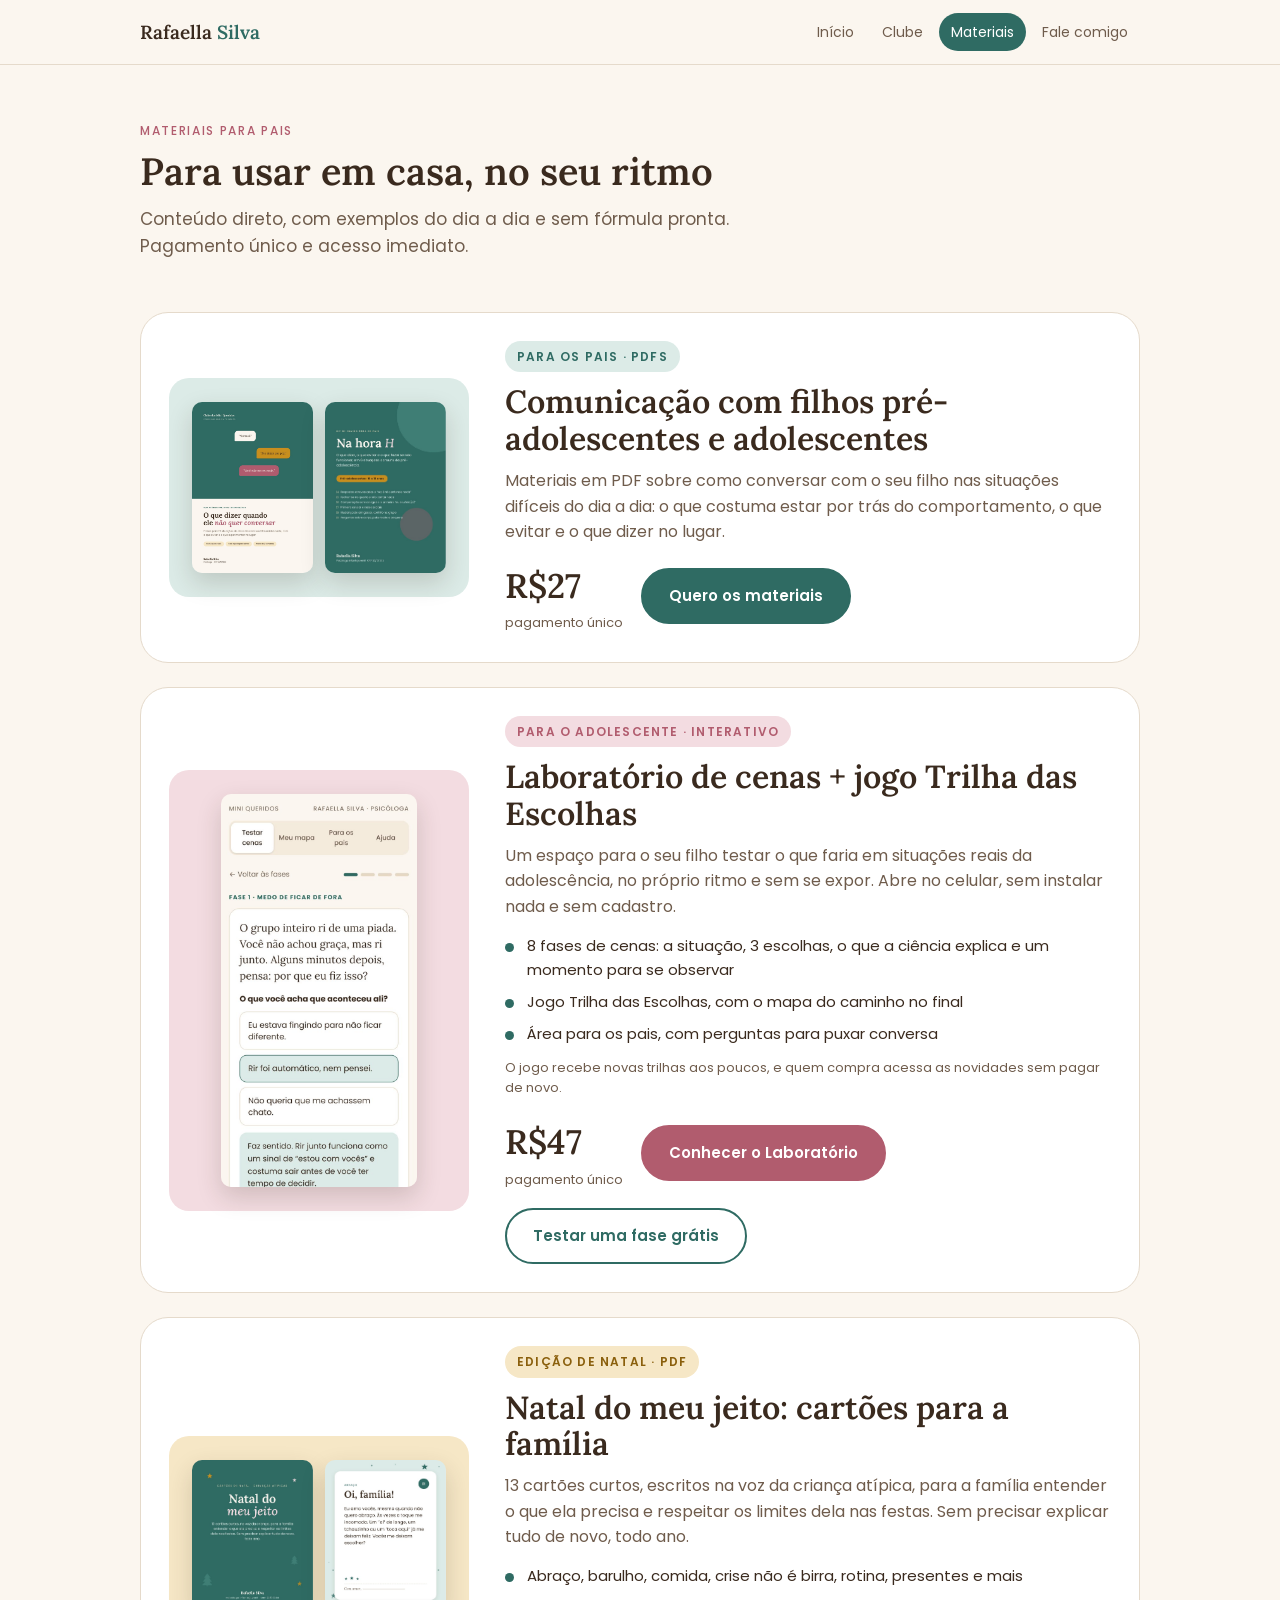
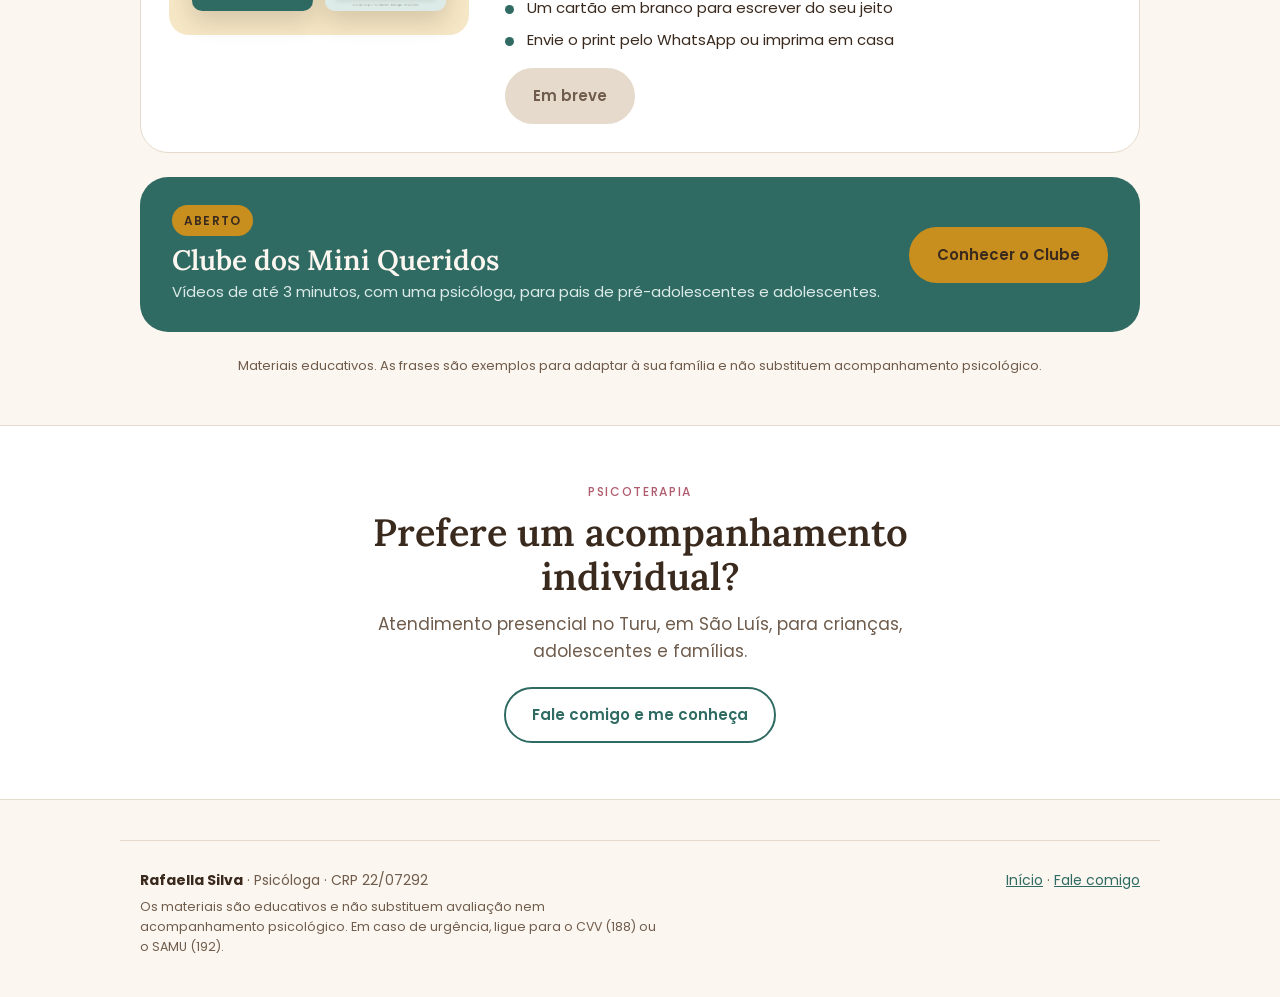
<file: produtos.html>
<!DOCTYPE html>
<html lang="pt-BR">
<head>
<meta charset="utf-8">
<meta name="viewport" content="width=device-width, initial-scale=1">
<title>Materiais para pais · Rafaella Silva</title>
<meta name="description" content="Guias, kits de frases e o Laboratório de cenas para pais de crianças e adolescentes. Por Rafaella Silva, psicóloga (CRP 22/07292).">
<link rel="stylesheet" href="style.css">
</head>
<body>
<header><div class="wrap">
  <a class="logo" href="index.html">Rafaella <span>Silva</span></a>
  <nav><a href="index.html">Início</a><a href="clube.html">Clube</a><a class="on" href="produtos.html">Materiais</a><a href="fale-comigo.html">Fale comigo</a></nav>
</div></header>

<section class="block" style="padding-bottom:20px"><div class="wrap">
  <div class="head"><div class="k">Materiais para pais</div><h2>Para usar em casa, no seu ritmo</h2>
  <p>Conteúdo direto, com exemplos do dia a dia e sem fórmula pronta. Pagamento único e acesso imediato.</p></div>
</div></section>

<section><div class="wrap">

  <article class="prod" id="guia">
    <div class="media" style="background:var(--green-soft)">
      <img src="img/capa.jpg" alt="Capa de um dos materiais em PDF" width="909" height="1287">
      <img src="img/horah-capa.jpg" alt="Capa de um dos materiais em PDF" width="642" height="909">
    </div>
    <div>
      <span class="tag" style="background:var(--green-soft);color:var(--green)">Para os pais · PDFs</span>
      <h2>Comunicação com filhos pré-adolescentes e adolescentes</h2>
      <p class="desc">Materiais em PDF sobre como conversar com o seu filho nas situações difíceis do dia a dia: o que costuma estar por trás do comportamento, o que evitar e o que dizer no lugar.</p>
      <div class="buy">
        <div class="price">R$27<small>pagamento único</small></div>
        <a class="btn" href="https://pay.hub.la/0ISlz5mVCQEhstLRkYvW" target="_blank" rel="noopener">Quero os materiais</a>
      </div>
    </div>
  </article>

  <article class="prod" id="laboratorio">
    <div class="media" style="background:var(--rose-soft)">
      <img class="one" src="img/lab2.jpg" alt="Tela do Laboratório de cenas com uma cena e três escolhas" width="620" height="1240" style="max-width:200px">
    </div>
    <div>
      <span class="tag" style="background:var(--rose-soft);color:var(--rose)">Para o adolescente · Interativo</span>
      <h2>Laboratório de cenas + jogo Trilha das Escolhas</h2>
      <p class="desc">Um espaço para o seu filho testar o que faria em situações reais da adolescência, no próprio ritmo e sem se expor. Abre no celular, sem instalar nada e sem cadastro.</p>
      <ul>
        <li>8 fases de cenas: a situação, 3 escolhas, o que a ciência explica e um momento para se observar</li>
        <li>Jogo Trilha das Escolhas, com o mapa do caminho no final</li>
        <li>Área para os pais, com perguntas para puxar conversa</li>
      </ul>
      <p class="note-sm" style="margin:-4px 0 16px">O jogo recebe novas trilhas aos poucos, e quem compra acessa as novidades sem pagar de novo.</p>
      <div class="buy">
        <div class="price">R$47<small>pagamento único</small></div>
        <a class="btn rose" href="laboratorio.html">Conhecer o Laboratório</a> <a class="btn ghost" href="laboratorio-gratis.html">Testar uma fase grátis</a>
      </div>
    </div>
  </article>

  <article class="prod" id="natal">
    <div class="media" style="background:var(--mustard-soft)">
      <img src="img/natal-capa.jpg" alt="Capa dos cartões Natal do meu jeito" width="650" height="812">
      <img src="img/natal-cartao.jpg" alt="Exemplo de cartão: Oi, família!" width="650" height="812">
    </div>
    <div>
      <span class="tag" style="background:var(--mustard-soft);color:#8A5F0C">Edição de Natal · PDF</span>
      <h2>Natal do meu jeito: cartões para a família</h2>
      <p class="desc">13 cartões curtos, escritos na voz da criança atípica, para a família entender o que ela precisa e respeitar os limites dela nas festas. Sem precisar explicar tudo de novo, todo ano.</p>
      <ul>
        <li>Abraço, barulho, comida, crise não é birra, rotina, presentes e mais</li>
        <li>Um cartão em branco para escrever do seu jeito</li>
        <li>Envie o print pelo WhatsApp ou imprima em casa</li>
      </ul>
      <div class="buy">
        <!-- TROCAR quando tiver o link da Hubla: coloque o preço e troque o botão abaixo por
             <a class="btn" href="LINK-DA-HUBLA" target="_blank" rel="noopener">Quero os cartões</a> -->
        <span class="btn off">Em breve</span>
      </div>
    </div>
  </article>

  <div class="teaser">
    <div><span class="tag" style="background:var(--mustard);color:var(--ink)">Aberto</span>
    <h2>Clube dos Mini Queridos</h2><p>Vídeos de até 3 minutos, com uma psicóloga, para pais de pré-adolescentes e adolescentes.</p></div>
    <a class="btn" href="clube.html" style="background:var(--mustard);border-color:var(--mustard);color:var(--ink)">Conhecer o Clube</a>
  </div>

  <p class="note-sm" style="text-align:center;margin:8px 0 48px">Materiais educativos. As frases são exemplos para adaptar à sua família e não substituem acompanhamento psicológico.</p>
</div></section>

<section class="block alt"><div class="wrap" style="text-align:center">
  <div class="head" style="margin:0 auto 22px"><div class="k">Psicoterapia</div><h2>Prefere um acompanhamento individual?</h2>
  <p>Atendimento presencial no Turu, em São Luís, para crianças, adolescentes e famílias.</p></div>
  <a class="btn ghost" href="fale-comigo.html">Fale comigo e me conheça</a>
</div></section>

<footer><div class="wrap">
  <div><b style="color:var(--ink)">Rafaella Silva</b> · Psicóloga · CRP 22/07292<div class="disc">Os materiais são educativos e não substituem avaliação nem acompanhamento psicológico. Em caso de urgência, ligue para o CVV (188) ou o SAMU (192).</div></div>
  <div><a href="index.html">Início</a> · <a href="fale-comigo.html">Fale comigo</a></div>
</div></footer>
</body>
</html>
</file>
<file: style.css>
@import url('https://fonts.googleapis.com/css2?family=Lora:ital,wght@0,500;0,600;1,500&family=Poppins:wght@400;500;600&display=swap');
:root{
  --bg:#FBF6EF; --ink:#3A2A1E; --soft:#6F5C4C; --line:#E5DACB; --card:#FFFFFF;
  --green:#2F6B63; --green-soft:#DCEBE7; --rose:#B15C6E; --rose-soft:#F3DCE1; --mustard:#C98F1E; --mustard-soft:#F6E7C6;
}
*{box-sizing:border-box;margin:0;padding:0}
html{scroll-behavior:smooth}
body{font-family:Poppins,system-ui,sans-serif;background:var(--bg);color:var(--ink);line-height:1.6;font-size:16px}
img{max-width:100%;height:auto;display:block}
a{color:var(--green)}
.wrap{max-width:1040px;margin:0 auto;padding:0 20px}
h1,h2,h3{font-family:Lora,Georgia,serif;font-weight:600;line-height:1.15}
.k{font-size:12px;letter-spacing:.14em;text-transform:uppercase;font-weight:500;color:var(--rose)}

/* nav */
header{position:sticky;top:0;z-index:10;background:rgba(251,246,239,.92);backdrop-filter:blur(8px);border-bottom:1px solid var(--line)}
header .wrap{display:flex;align-items:center;justify-content:space-between;height:64px;gap:12px}
.logo{font-family:Lora,serif;font-weight:600;font-size:19px;color:var(--ink);text-decoration:none;white-space:nowrap}
.logo span{color:var(--green)}
nav{display:flex;gap:4px}
nav a{text-decoration:none;color:var(--soft);font-size:14px;padding:8px 12px;border-radius:999px}
nav a:hover{background:var(--green-soft);color:var(--green)}
nav a.on{background:var(--green);color:#fff}

/* buttons */
.btn{display:inline-block;text-decoration:none;font-weight:600;font-size:15px;padding:14px 26px;border-radius:999px;background:var(--green);color:#fff;border:2px solid var(--green);transition:transform .15s,background .15s;cursor:pointer;font-family:inherit;text-align:center}
.btn:hover{transform:translateY(-1px);background:#255a53}
.btn.ghost{background:transparent;color:var(--green)}
.btn.ghost:hover{background:var(--green-soft)}
.btn.rose{background:var(--rose);border-color:var(--rose)}
.btn.rose:hover{background:#9a4c5e}
.btn.off{background:#E5DACB;border-color:#E5DACB;color:var(--soft);cursor:default;transform:none}

/* hero */
.hero{padding:72px 0 56px}
.hero .grid{display:grid;grid-template-columns:1.25fr .75fr;gap:48px;align-items:center}
.hero h1{font-size:clamp(34px,5.4vw,54px);margin:14px 0 18px}
.hero h1 em{color:var(--green);font-style:italic;font-weight:500}
.hero p.sub{font-size:18px;color:var(--soft);max-width:540px}
.hero .ctas{display:flex;gap:12px;flex-wrap:wrap;margin-top:28px}
.badge-card{background:var(--green);color:#FBF6EF;border-radius:28px;padding:32px 28px;position:relative;overflow:hidden}
.badge-card:before{content:"";position:absolute;width:180px;height:180px;border-radius:50%;background:#3E7E75;right:-60px;top:-60px}
.badge-card *{position:relative}
.badge-card .name{font-family:Lora,serif;font-size:26px;font-weight:600}
.badge-card .role{color:#DCEBE7;font-size:14px;margin-top:4px}
.badge-card ul{list-style:none;margin-top:22px;display:grid;gap:10px}
.badge-card li{font-size:15px;display:flex;gap:10px;align-items:flex-start}
.badge-card li:before{content:"";flex:0 0 8px;height:8px;border-radius:50%;background:var(--mustard);margin-top:9px}

/* sections */
section.block{padding:56px 0}
section.block.alt{background:#fff;border-top:1px solid var(--line);border-bottom:1px solid var(--line)}
.head{max-width:640px;margin-bottom:32px}
.head h2{font-size:clamp(28px,4vw,38px);margin-top:10px}
.head p{color:var(--soft);margin-top:12px;font-size:17px}
.cards3{display:grid;grid-template-columns:repeat(3,1fr);gap:18px}
.svc{background:var(--card);border:1px solid var(--line);border-radius:22px;padding:26px;display:flex;flex-direction:column}
section.block.alt .svc{background:var(--bg)}
.svc .ic{width:44px;height:44px;border-radius:14px;display:grid;place-items:center;margin-bottom:16px}
.svc h3{font-size:21px;margin-bottom:8px}
.svc p{color:var(--soft);font-size:15px;flex:1}
.svc a.more{margin-top:18px;font-weight:600;font-size:14px;text-decoration:none}
.about{display:grid;grid-template-columns:1fr 1fr;gap:40px;align-items:start}
.about p{margin-bottom:14px;color:var(--soft)}
.about p b{color:var(--ink);font-weight:500}
.quote{font-family:Lora,serif;font-style:italic;font-size:24px;line-height:1.4;color:var(--green);border-left:4px solid var(--mustard);padding-left:20px}

/* products */
.prod{display:grid;grid-template-columns:300px 1fr;gap:36px;background:#fff;border:1px solid var(--line);border-radius:28px;padding:28px;margin-bottom:24px;align-items:center}
.prod .media{border-radius:20px;padding:24px;display:flex;justify-content:center;gap:12px}
.prod .media img{border-radius:10px;box-shadow:0 10px 24px rgba(58,42,30,.18);width:48%}
.prod .media img.one{width:78%}
.tag{display:inline-block;font-size:12px;letter-spacing:.1em;text-transform:uppercase;font-weight:600;padding:6px 12px;border-radius:999px}
.prod h2{font-size:clamp(24px,3.2vw,32px);margin:12px 0 10px}
.prod .desc{color:var(--soft);margin-bottom:14px}
.prod ul{list-style:none;display:grid;gap:8px;margin-bottom:16px}
.prod li{font-size:15px;padding-left:22px;position:relative}
.prod li:before{content:"";position:absolute;left:0;top:9px;width:9px;height:9px;border-radius:50%;background:var(--green)}
.bonus{background:var(--mustard-soft);border-radius:16px;padding:14px 16px;font-size:14.5px;margin-bottom:16px}
.bonus b{font-weight:600}
.buy{display:flex;align-items:center;gap:18px;flex-wrap:wrap}
.price{font-family:Lora,serif;font-size:34px;font-weight:600}
.price small{display:block;font-family:Poppins,sans-serif;font-size:13px;font-weight:400;color:var(--soft)}
.note-sm{font-size:13px;color:var(--soft);margin-top:10px}

/* form */
.formbox{background:#fff;border:1px solid var(--line);border-radius:28px;padding:32px;max-width:680px}
.field{margin-bottom:18px}
.field label{display:block;font-weight:500;font-size:15px;margin-bottom:6px}
.field .hint{font-size:13px;color:var(--soft);margin:-2px 0 6px}
input[type=text],input[type=email],input[type=tel],select,textarea{width:100%;font:inherit;font-size:16px;padding:12px 14px;border:1.5px solid var(--line);border-radius:14px;background:var(--bg);color:var(--ink)}
input:focus,select:focus,textarea:focus{outline:none;border-color:var(--green);background:#fff}
textarea{min-height:96px;resize:vertical}
.row2{display:grid;grid-template-columns:1fr 1fr;gap:14px}
.chips{display:flex;gap:8px;flex-wrap:wrap}
.chips label{display:flex;align-items:center;gap:8px;border:1.5px solid var(--line);border-radius:999px;padding:8px 14px;font-weight:400;font-size:15px;cursor:pointer;background:var(--bg);margin:0}
.chips input{accent-color:var(--green)}
.consent{display:flex;gap:10px;align-items:flex-start;font-size:14px;color:var(--soft)}
.consent input{margin-top:5px;accent-color:var(--green);width:18px;height:18px;flex:0 0 18px}
.info{display:grid;gap:12px;margin-bottom:28px;max-width:680px}
.info div{display:block;background:var(--green-soft);border-radius:16px;padding:14px 16px;font-size:15px}
.info b{font-weight:600;color:var(--green)}
.hidden{display:none}

/* footer */
footer{padding:40px 0;color:var(--soft);font-size:14px}
footer .wrap{display:flex;justify-content:space-between;gap:20px;flex-wrap:wrap;border-top:1px solid var(--line);padding-top:28px}
footer .disc{font-size:12.5px;max-width:520px;margin-top:6px}

@media (max-width:820px){
  .hero{padding:44px 0 36px}
  .hero .grid,.about,.prod{grid-template-columns:1fr;gap:26px}
  .cards3{grid-template-columns:1fr}
  .prod{padding:20px}
  .prod .media{padding:20px}
  .row2{grid-template-columns:1fr}
  .formbox{padding:22px}
}
@media (max-width:520px){
  header .wrap{height:auto;padding-top:12px;padding-bottom:10px;flex-direction:column;align-items:flex-start;gap:8px}
  nav a{padding:6px 10px;font-size:13px}
  .btn{width:100%}
  .hero .ctas{flex-direction:column}
}

/* clube */
.clube{display:grid;grid-template-columns:1fr 1fr;gap:36px;align-items:center;background:var(--green);color:#FBF6EF;border-radius:28px;padding:40px;position:relative;overflow:hidden}
.clube:before{content:"";position:absolute;width:260px;height:260px;border-radius:50%;background:#3E7E75;right:-90px;bottom:-110px}
.clube>*{position:relative}
.clube h2{font-size:clamp(28px,4vw,40px);margin:14px 0 12px;color:#FBF6EF}
.clube p{color:#DCEBE7;font-size:17px}
.clube form{display:grid;gap:12px}
.clube input[type=text],.clube input[type=email]{background:#FBF6EF;border-color:transparent}
.clube .consent{color:#DCEBE7;font-size:13.5px}
.clube .consent input{accent-color:var(--mustard)}
.clube .btn{background:var(--mustard);border-color:var(--mustard);color:var(--ink)}
.clube .btn:hover{background:#b37e16}
.sr{position:absolute;width:1px;height:1px;overflow:hidden;clip:rect(0 0 0 0)}
.teaser{display:flex;align-items:center;justify-content:space-between;gap:20px;flex-wrap:wrap;background:var(--green);color:#FBF6EF;border-radius:28px;padding:28px 32px;margin-bottom:24px}
.teaser h2{color:#FBF6EF;font-size:clamp(22px,3vw,28px);margin:8px 0 4px}
.teaser p{color:#DCEBE7;font-size:15px}
@media (max-width:820px){.clube{grid-template-columns:1fr;padding:26px}.teaser{padding:24px}}
</file>
